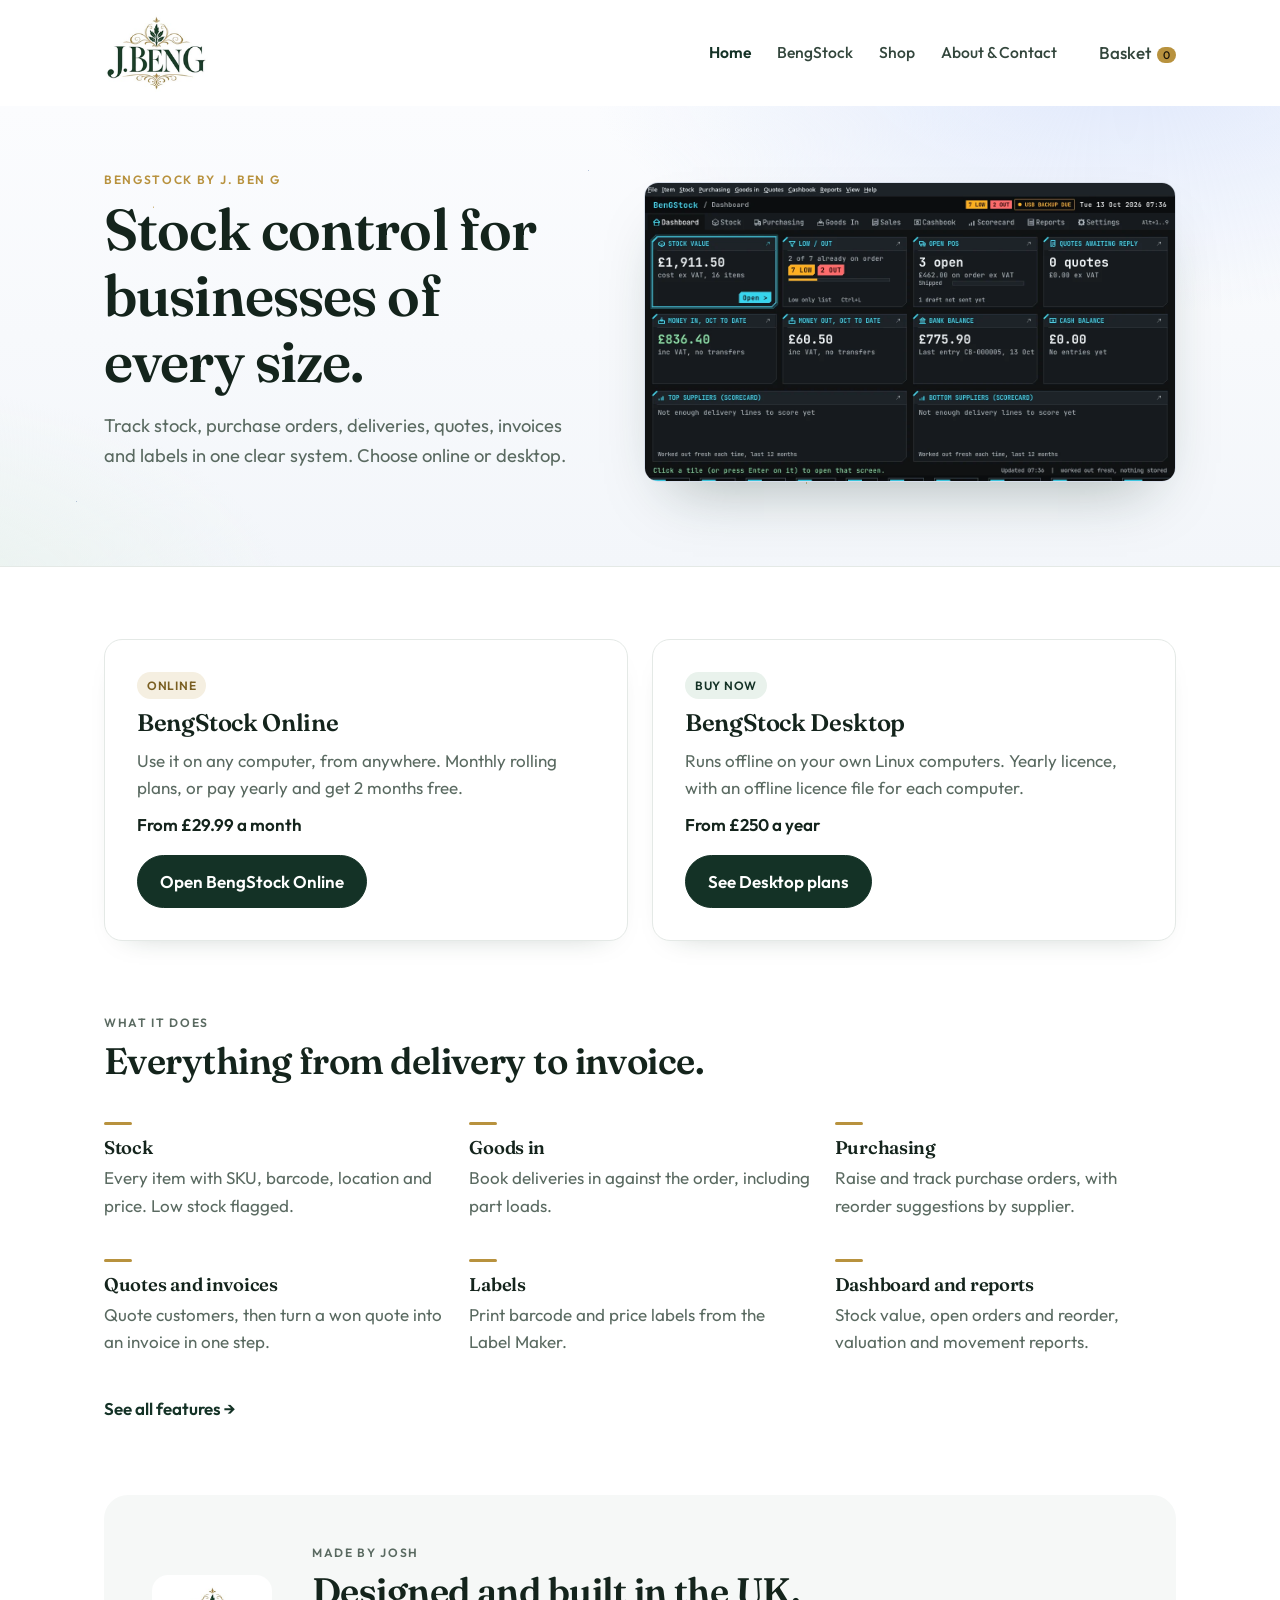
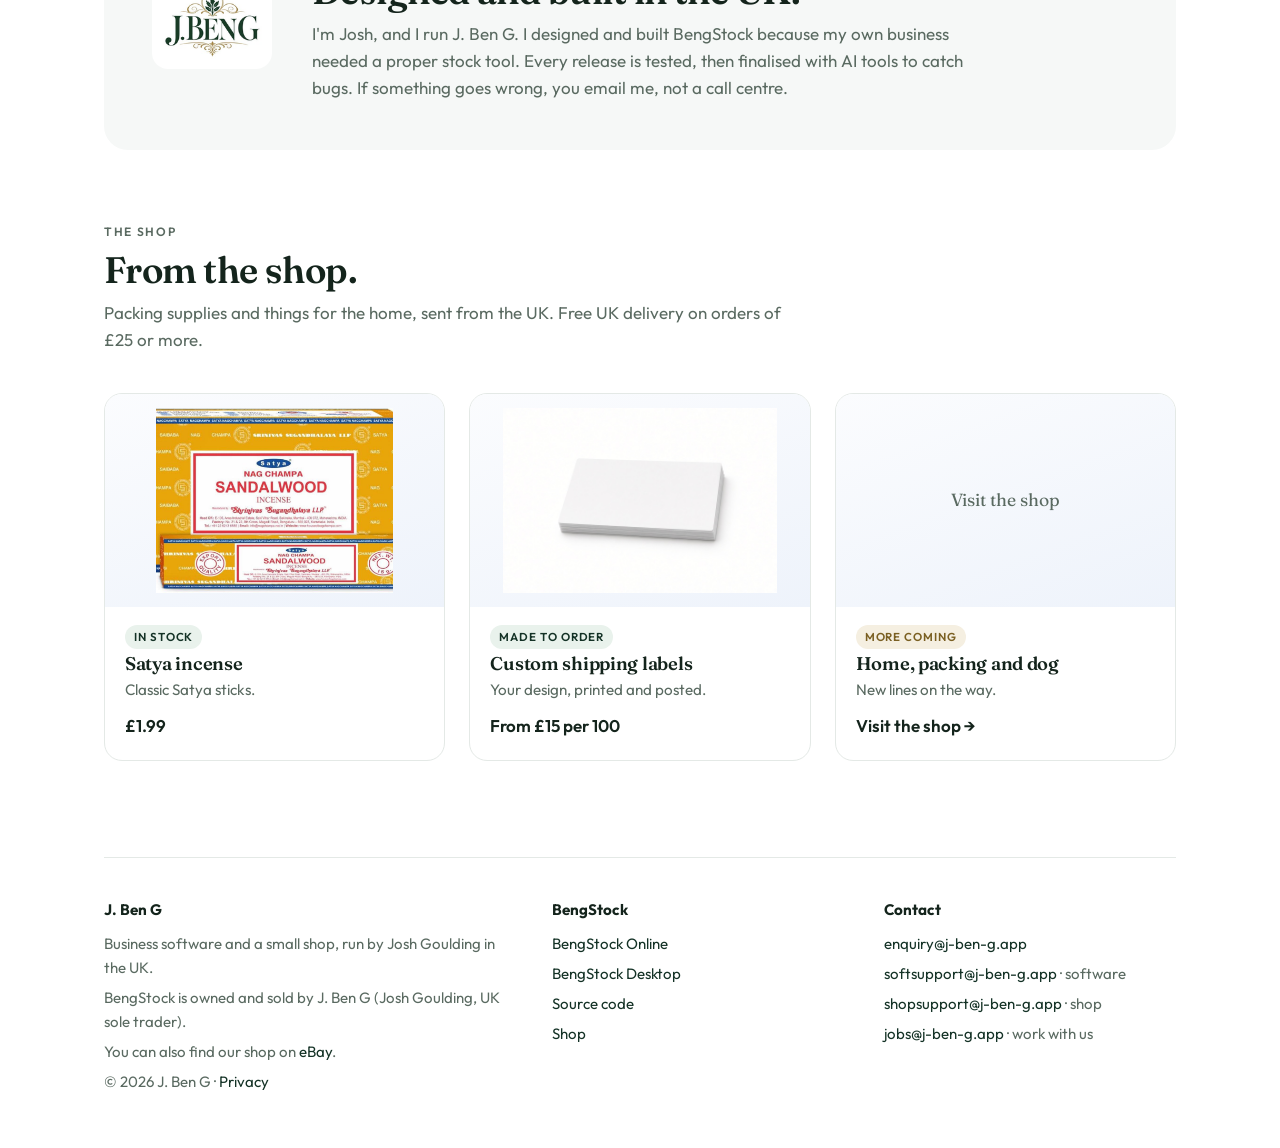
<file: index.html>
<!DOCTYPE html>
<html lang="en-GB">
<head>
  <meta charset="UTF-8" />
  <meta name="viewport" content="width=device-width, initial-scale=1" />
  <title>J. Ben G · BengStock stock control for businesses of every size</title>
  <meta name="description" content="BengStock by J. Ben G: stock control for businesses of every size. BengStock Online from £29.99 a month or BengStock Desktop for Linux from £250 a year." />
  <link rel="icon" href="img/logo-j-ben-g.png" />
  <link rel="preconnect" href="https://fonts.googleapis.com" />
  <link rel="preconnect" href="https://fonts.gstatic.com" crossorigin />
  <link href="https://fonts.googleapis.com/css2?family=Fraunces:opsz,wght@9..144,500;9..144,600&family=Outfit:wght@400;500;600;700&display=swap" rel="stylesheet" />
  <link rel="stylesheet" href="style.css" />
</head>
<body>
  <a class="skip" href="#main">Skip to content</a>
  <div class="wrap">
    <header class="top">
      <a class="logo" href="index.html" aria-label="J. Ben G home"><img src="img/logo-j-ben-g.png" alt="J. Ben G" width="104" height="78" /></a>
      <nav class="main" aria-label="Main"><a href="index.html" aria-current="page">Home</a><a href="software.html">BengStock</a><a href="shop.html">Shop</a><a href="index.html#contact">About & Contact</a></nav>
      <div class="actions"><a class="basket" href="basket.html">Basket <span class="count" data-count>0</span></a></div>
    </header>
  </div>
  <main id="main">
  <section class="space">
    <div class="wrap hero">
      <div>
        <p class="eyebrow">BengStock by J. Ben G</p>
        <h1>Stock control for businesses of every size.</h1>
        <p class="lede">Track stock, purchase orders, deliveries, quotes, invoices and labels in one clear system. Choose online or desktop.</p>
      </div>
      <div><picture><source srcset="img/bengstock/dashboard.webp" type="image/webp" /><img class="shot" src="img/bengstock/dashboard.jpg" alt="BengStock dashboard showing stock value, low stock and open orders" width="1280" height="720" /></picture></div>
    </div>
  </section>
  <div class="wrap">
    <section class="block" aria-label="Choose BengStock Online or Desktop">
      <div class="paths">
        <div class="path">
          <span class="pill gold">Online</span>
          <h3>BengStock Online</h3>
          <p>Use it on any computer, from anywhere. Monthly rolling plans, or pay yearly and get 2 months free.</p>
          <p class="price">From £29.99 a month</p>
          <a class="btn" href="https://bengstock-online.vercel.app/login">Open BengStock Online</a>
        </div>
        <div class="path">
          <span class="pill">Buy now</span>
          <h3>BengStock Desktop</h3>
          <p>Runs offline on your own Linux computers. Yearly licence, with an offline licence file for each computer.</p>
          <p class="price">From £250 a year</p>
          <a class="btn" href="software.html#desktop">See Desktop plans</a>
        </div>
      </div>
    </section>
    <section class="block">
      <div class="head"><p class="eyebrow">What it does</p><h2>Everything from delivery to invoice.</h2></div>
      <div class="features">
        <div class="feature"><h3>Stock</h3><p>Every item with SKU, barcode, location and price. Low stock flagged.</p></div>
        <div class="feature"><h3>Goods in</h3><p>Book deliveries in against the order, including part loads.</p></div>
        <div class="feature"><h3>Purchasing</h3><p>Raise and track purchase orders, with reorder suggestions by supplier.</p></div>
        <div class="feature"><h3>Quotes and invoices</h3><p>Quote customers, then turn a won quote into an invoice in one step.</p></div>
        <div class="feature"><h3>Labels</h3><p>Print barcode and price labels from the Label Maker.</p></div>
        <div class="feature"><h3>Dashboard and reports</h3><p>Stock value, open orders and reorder, valuation and movement reports.</p></div>
      </div>
      <p class="more"><a class="link" href="software.html#features">See all features →</a></p>
    </section>
    <section class="block" id="about">
      <div class="about">
        <img src="img/logo-j-ben-g.png" alt="" width="120" height="90" />
        <div>
          <p class="eyebrow">Made by Josh</p>
          <h2>Designed and built in the UK.</h2>
          <p>I'm Josh, and I run J. Ben G. I designed and built BengStock because my own business needed a proper stock tool. Every release is tested, then finalised with AI tools to catch bugs. If something goes wrong, you email me, not a call centre.</p>
        </div>
      </div>
    </section>
    <section class="block">
      <div class="head"><p class="eyebrow">The shop</p><h2>From the shop.</h2><p>Packing supplies and things for the home, sent from the UK. Free UK delivery on orders of £25 or more.</p></div>
      <div class="products">
        <a class="product-card" href="product.html?id=satya"><div class="pic"><img src="img/products/satya.jpg" alt="Satya incense" loading="lazy" /></div><div class="body"><span class="tag">In stock</span><h3>Satya incense</h3><p>Classic Satya sticks.</p><span class="price-line">£1.99</span></div></a>
        <a class="product-card" href="product.html?id=custom-labels"><div class="pic"><img src="img/products/labels.jpg" alt="Custom shipping labels" loading="lazy" /></div><div class="body"><span class="tag">Made to order</span><h3>Custom shipping labels</h3><p>Your design, printed and posted.</p><span class="price-line">From £15 per 100</span></div></a>
        <a class="product-card" href="shop.html"><div class="pic soon">Visit the shop</div><div class="body"><span class="tag soon">More coming</span><h3>Home, packing and dog</h3><p>New lines on the way.</p><span class="price-line">Visit the shop →</span></div></a>
      </div>
    </section>
  </div>
  </main>
  <div class="wrap">
    <footer class="foot" id="contact">
      <div>
        <h4>J. Ben G</h4>
        <p>Business software and a small shop, run by Josh Goulding in the UK.</p>
        <p>BengStock is owned and sold by J. Ben G (Josh Goulding, UK sole trader).</p>
        <p>You can also find our shop on <a href="https://www.ebay.co.uk/usr/j.bengukshop" target="_blank" rel="noopener">eBay</a>.</p>
        <p>© 2026 J. Ben G · <a href="privacy.html">Privacy</a></p>
      </div>
      <div>
        <h4>BengStock</h4>
        <p><a href="software.html#online">BengStock Online</a></p>
        <p><a href="software.html#desktop">BengStock Desktop</a></p>
        <p><a href="software.html#source">Source code</a></p>
        <p><a href="shop.html">Shop</a></p>
      </div>
      <div>
        <h4>Contact</h4>
        <p><a href="mailto:enquiry@j-ben-g.app">enquiry@j-ben-g.app</a></p>
        <p><a href="mailto:softsupport@j-ben-g.app">softsupport@j-ben-g.app</a> · software</p>
        <p><a href="mailto:shopsupport@j-ben-g.app">shopsupport@j-ben-g.app</a> · shop</p>
        <p><a href="mailto:jobs@j-ben-g.app">jobs@j-ben-g.app</a> · work with us</p>
      </div>
    </footer>
  </div>
  <script src="basket.js"></script>
</body>
</html>
</file>
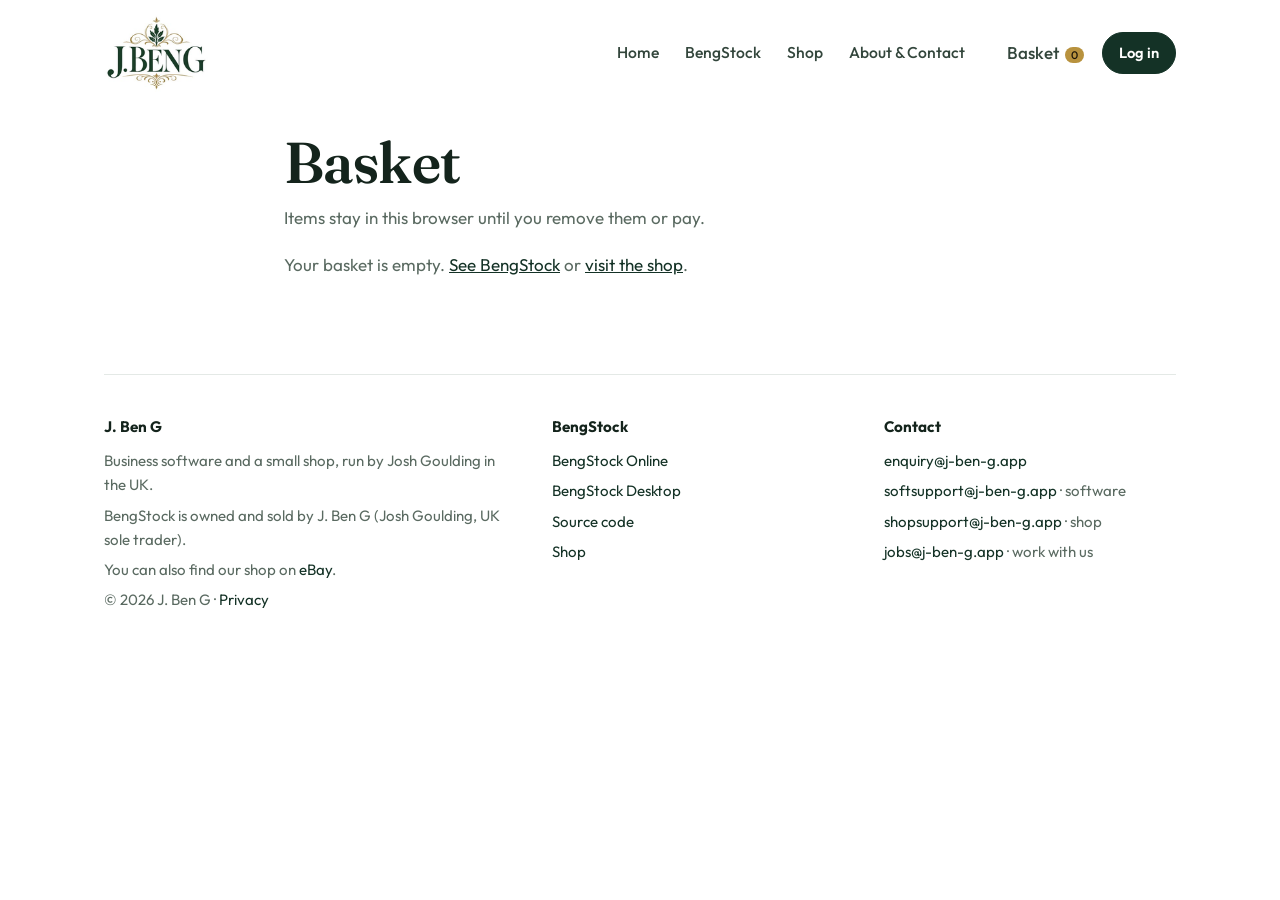
<file: basket.html>
<!DOCTYPE html>
<html lang="en-GB">
<head>
  <meta charset="UTF-8" />
  <meta name="viewport" content="width=device-width, initial-scale=1" />
  <title>Basket · J. Ben G</title>
  <meta name="description" content="Your J. Ben G basket." />
  <link rel="icon" href="img/logo-j-ben-g.png" />
  <link rel="preconnect" href="https://fonts.googleapis.com" />
  <link rel="preconnect" href="https://fonts.gstatic.com" crossorigin />
  <link href="https://fonts.googleapis.com/css2?family=Fraunces:opsz,wght@9..144,500;9..144,600&family=Outfit:wght@400;500;600;700&display=swap" rel="stylesheet" />
  <link rel="stylesheet" href="style.css" />
</head>
<body>
  <a class="skip" href="#main">Skip to content</a>
  <div class="wrap">
    <header class="top">
      <a class="logo" href="index.html" aria-label="J. Ben G home"><img src="img/logo-j-ben-g.png" alt="J. Ben G" width="104" height="78" /></a>
      <nav class="main" aria-label="Main"><a href="index.html">Home</a><a href="software.html">BengStock</a><a href="shop.html">Shop</a><a href="index.html#contact">About & Contact</a></nav>
      <div class="actions"><a class="basket" href="basket.html">Basket <span class="count" data-count>0</span></a><a class="btn small" href="software.html#online">Log in</a></div>
    </header>
  </div>
  <main id="main">
  <div class="wrap" style="max-width:760px">
    <h1 style="margin:24px 0 8px">Basket</h1>
    <p class="muted" id="intro">Items stay in this browser until you remove them or pay.</p>
    <ul id="lines" style="list-style:none;margin:20px 0"></ul>
    <p id="totals" style="font-weight:600"></p>
    <p id="pay-note" class="muted" style="margin:14px 0"></p>
    <p><button class="btn" id="pay">Go to secure payment</button></p>
  </div>
  </main>
  <div class="wrap">
    <footer class="foot" id="contact">
      <div>
        <h4>J. Ben G</h4>
        <p>Business software and a small shop, run by Josh Goulding in the UK.</p>
        <p>BengStock is owned and sold by J. Ben G (Josh Goulding, UK sole trader).</p>
        <p>You can also find our shop on <a href="https://www.ebay.co.uk/usr/j.bengukshop" target="_blank" rel="noopener">eBay</a>.</p>
        <p>© 2026 J. Ben G · <a href="privacy.html">Privacy</a></p>
      </div>
      <div>
        <h4>BengStock</h4>
        <p><a href="software.html#online">BengStock Online</a></p>
        <p><a href="software.html#desktop">BengStock Desktop</a></p>
        <p><a href="software.html#source">Source code</a></p>
        <p><a href="shop.html">Shop</a></p>
      </div>
      <div>
        <h4>Contact</h4>
        <p><a href="mailto:enquiry@j-ben-g.app">enquiry@j-ben-g.app</a></p>
        <p><a href="mailto:softsupport@j-ben-g.app">softsupport@j-ben-g.app</a> · software</p>
        <p><a href="mailto:shopsupport@j-ben-g.app">shopsupport@j-ben-g.app</a> · shop</p>
        <p><a href="mailto:jobs@j-ben-g.app">jobs@j-ben-g.app</a> · work with us</p>
      </div>
    </footer>
  </div>
  <script src="basket.js"></script>
  <script>
    const list = document.getElementById("lines");
    const info = {
      "bengstock-basic": { price: 250, pic: "img/bengstock/dashboard.jpg", digital: true },
      "bengstock-pro": { price: 500, pic: "img/bengstock/dashboard.jpg", digital: true },
      "bengstock-extra": { price: 100, pic: "img/bengstock/dashboard.jpg", digital: true },
      satya: { price: 1.99, pic: "img/products/satya.jpg", weight: 0.2 }
    };
    const money = (n) => "£" + n.toFixed(2);
    const note = document.getElementById("pay-note");
    function draw() {
      const items = window.JBG.list();
      list.innerHTML = "";
      const totals = document.getElementById("totals");
      if (!items.length) {
        list.innerHTML = '<li class="muted">Your basket is empty. <a href="software.html">See BengStock</a> or <a href="shop.html">visit the shop</a>.</li>';
        totals.textContent = ""; note.textContent = ""; document.getElementById("pay").hidden = true; return;
      }
      document.getElementById("pay").hidden = false;
      let goods = 0, kilos = 0, physical = false, digital = false;
      items.forEach((item) => {
        const meta = info[item.id] || {};
        const li = document.createElement("li");
        li.style.cssText = "display:flex;gap:12px;align-items:center;padding:10px 0;border-bottom:1px solid var(--line)";
        const img = document.createElement("img"); img.src = meta.pic || "img/logo-j-ben-g.png"; img.alt = ""; img.style.cssText = "width:64px;height:48px;object-fit:cover;border-radius:8px";
        const name = document.createElement("span"); name.style.flex = "1";
        name.textContent = item.name;
        const qty = document.createElement("input"); qty.type = "number"; qty.min = "1"; qty.value = item.qty; qty.style.width = "64px"; qty.setAttribute("aria-label", "Quantity");
        qty.addEventListener("change", () => { window.JBG.setQty(item.id, qty.value); draw(); });
        const btn = document.createElement("button"); btn.textContent = "Remove"; btn.className = "btn ghost"; btn.style.padding = "6px 12px";
        btn.addEventListener("click", () => { window.JBG.remove(item.id); draw(); });
        li.append(img, name, qty, btn); list.appendChild(li);
        const paidQty = item.id === "satya" ? Math.floor(item.qty / 12) * 6 + (item.qty % 12) : item.qty;
        goods += (meta.price || 0) * paidQty;
        kilos += (meta.weight || 0) * item.qty;
        if (meta.digital) digital = true; else physical = true;
      });
      const shopGoods = items.filter((i) => !(info[i.id] || {}).digital).reduce((n, i) => n + (info[i.id] ? info[i.id].price * (i.id === "satya" ? Math.floor(i.qty / 12) * 6 + (i.qty % 12) : i.qty) : 0), 0);
      const boxes = kilos ? Math.max(1, Math.ceil(kilos / 20)) : 0;
      const delivery = (shopGoods >= 25 ? Math.max(0, boxes - 1) : boxes) * 9.99;
      totals.textContent = "Items " + money(goods) + (physical ? " · Delivery " + money(delivery) : "") + " · Total " + money(goods + delivery);
      const lines = [];
      if (physical) lines.push("Shop items: UK delivery £9.99, free on shop orders of £25 or more. Buy 12 Satya packs, pay for 6.");
      if (digital) lines.push("BengStock Desktop: Josh will email your licence and download within 1 working day. No delivery address needed.");
      if (items.some((i) => i.id === "bengstock-extra") && !items.some((i) => i.id === "bengstock-basic" || i.id === "bengstock-pro")) lines.push("Extra computers need a Basic or Pro plan. Add one before paying.");
      note.textContent = lines.join(" ");
    }
    draw();
    const params = new URLSearchParams(location.search);
    const sid = params.get("session_id");
    if (sid) {
      note.textContent = "Checking your payment...";
      fetch("/api/session?id=" + encodeURIComponent(sid)).then((r) => r.json()).then((d) => {
        if (d.paid) {
          localStorage.removeItem("jbg-basket"); draw();
          document.getElementById("intro").textContent = "Thank you. Payment received.";
          note.textContent = "For BengStock Desktop, Josh will email your licence and download within 1 working day. Shop orders are posted to the address you gave.";
        } else note.textContent = "We couldn't confirm that payment. If you were charged, email shopsupport@j-ben-g.app.";
      }).catch(() => { note.textContent = "We couldn't check the payment just now. If you were charged, email shopsupport@j-ben-g.app."; });
      history.replaceState(null, "", "basket.html");
    }
    document.getElementById("pay").addEventListener("click", async () => {
      const items = window.JBG.list();
      if (!items.length) return;
      note.textContent = "Opening secure payment...";
      try {
        const response = await fetch("/api/checkout", { method: "POST", headers: { "Content-Type": "application/json" }, body: JSON.stringify({ items }) });
        const data = await response.json();
        if (data.url) location.href = data.url;
        else note.textContent = data.error || "Payment could not open. Please try again.";
      } catch (e) { note.textContent = "Payment could not open. Please try again."; }
    });
  </script>
</body>
</html>
</file>
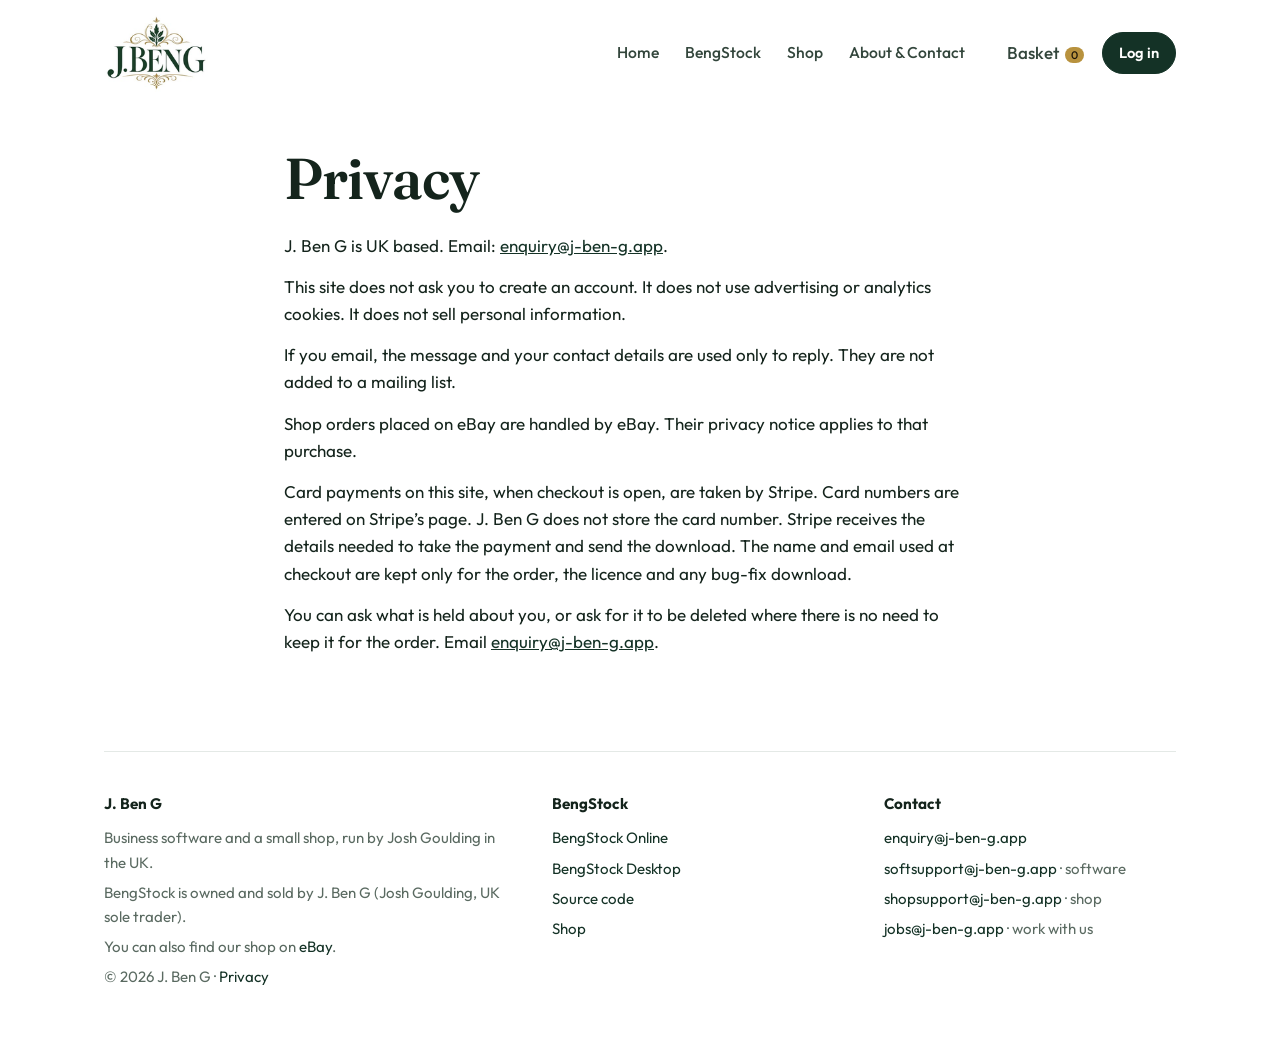
<file: privacy.html>
<!DOCTYPE html>
<html lang="en-GB">
<head>
  <meta charset="UTF-8" />
  <meta name="viewport" content="width=device-width, initial-scale=1" />
  <title>Privacy · J. Ben G</title>
  <meta name="description" content="Privacy at J. Ben G." />
  <link rel="icon" href="img/logo-j-ben-g.png" />
  <link rel="preconnect" href="https://fonts.googleapis.com" />
  <link rel="preconnect" href="https://fonts.gstatic.com" crossorigin />
  <link href="https://fonts.googleapis.com/css2?family=Fraunces:opsz,wght@9..144,500;9..144,600&family=Outfit:wght@400;500;600;700&display=swap" rel="stylesheet" />
  <link rel="stylesheet" href="style.css" />
</head>
<body>
  <a class="skip" href="#main">Skip to content</a>
  <div class="wrap">
    <header class="top">
      <a class="logo" href="index.html" aria-label="J. Ben G home"><img src="img/logo-j-ben-g.png" alt="J. Ben G" width="104" height="78" /></a>
      <nav class="main" aria-label="Main"><a href="index.html">Home</a><a href="software.html">BengStock</a><a href="shop.html">Shop</a><a href="index.html#contact">About & Contact</a></nav>
      <div class="actions"><a class="basket" href="basket.html">Basket <span class="count" data-count>0</span></a><a class="btn small" href="software.html#online">Log in</a></div>
    </header>
  </div>
  <main id="main"><div class="wrap" style="max-width:760px;padding-top:40px"><h1 style="margin-bottom:20px">Privacy</h1>
    <p style="margin-bottom:14px">J. Ben G is UK based. Email: <a href="mailto:enquiry@j-ben-g.app">enquiry@j-ben-g.app</a>.</p>
    <p style="margin-bottom:14px">This site does not ask you to create an account. It does not use advertising or analytics cookies. It does not sell personal information.</p>
    <p style="margin-bottom:14px">If you email, the message and your contact details are used only to reply. They are not added to a mailing list.</p>
    <p style="margin-bottom:14px">Shop orders placed on eBay are handled by eBay. Their privacy notice applies to that purchase.</p>
    <p style="margin-bottom:14px">Card payments on this site, when checkout is open, are taken by Stripe. Card numbers are entered on Stripe’s page. J. Ben G does not store the card number. Stripe receives the details needed to take the payment and send the download. The name and email used at checkout are kept only for the order, the licence and any bug-fix download.</p>
    <p style="margin-bottom:14px">You can ask what is held about you, or ask for it to be deleted where there is no need to keep it for the order. Email <a href="mailto:enquiry@j-ben-g.app">enquiry@j-ben-g.app</a>.</p>
    </div></main>
  <div class="wrap">
    <footer class="foot" id="contact">
      <div>
        <h4>J. Ben G</h4>
        <p>Business software and a small shop, run by Josh Goulding in the UK.</p>
        <p>BengStock is owned and sold by J. Ben G (Josh Goulding, UK sole trader).</p>
        <p>You can also find our shop on <a href="https://www.ebay.co.uk/usr/j.bengukshop" target="_blank" rel="noopener">eBay</a>.</p>
        <p>© 2026 J. Ben G · <a href="privacy.html">Privacy</a></p>
      </div>
      <div>
        <h4>BengStock</h4>
        <p><a href="software.html#online">BengStock Online</a></p>
        <p><a href="software.html#desktop">BengStock Desktop</a></p>
        <p><a href="software.html#source">Source code</a></p>
        <p><a href="shop.html">Shop</a></p>
      </div>
      <div>
        <h4>Contact</h4>
        <p><a href="mailto:enquiry@j-ben-g.app">enquiry@j-ben-g.app</a></p>
        <p><a href="mailto:softsupport@j-ben-g.app">softsupport@j-ben-g.app</a> · software</p>
        <p><a href="mailto:shopsupport@j-ben-g.app">shopsupport@j-ben-g.app</a> · shop</p>
        <p><a href="mailto:jobs@j-ben-g.app">jobs@j-ben-g.app</a> · work with us</p>
      </div>
    </footer>
  </div>
  <script src="basket.js"></script>
</body>
</html>
</file>
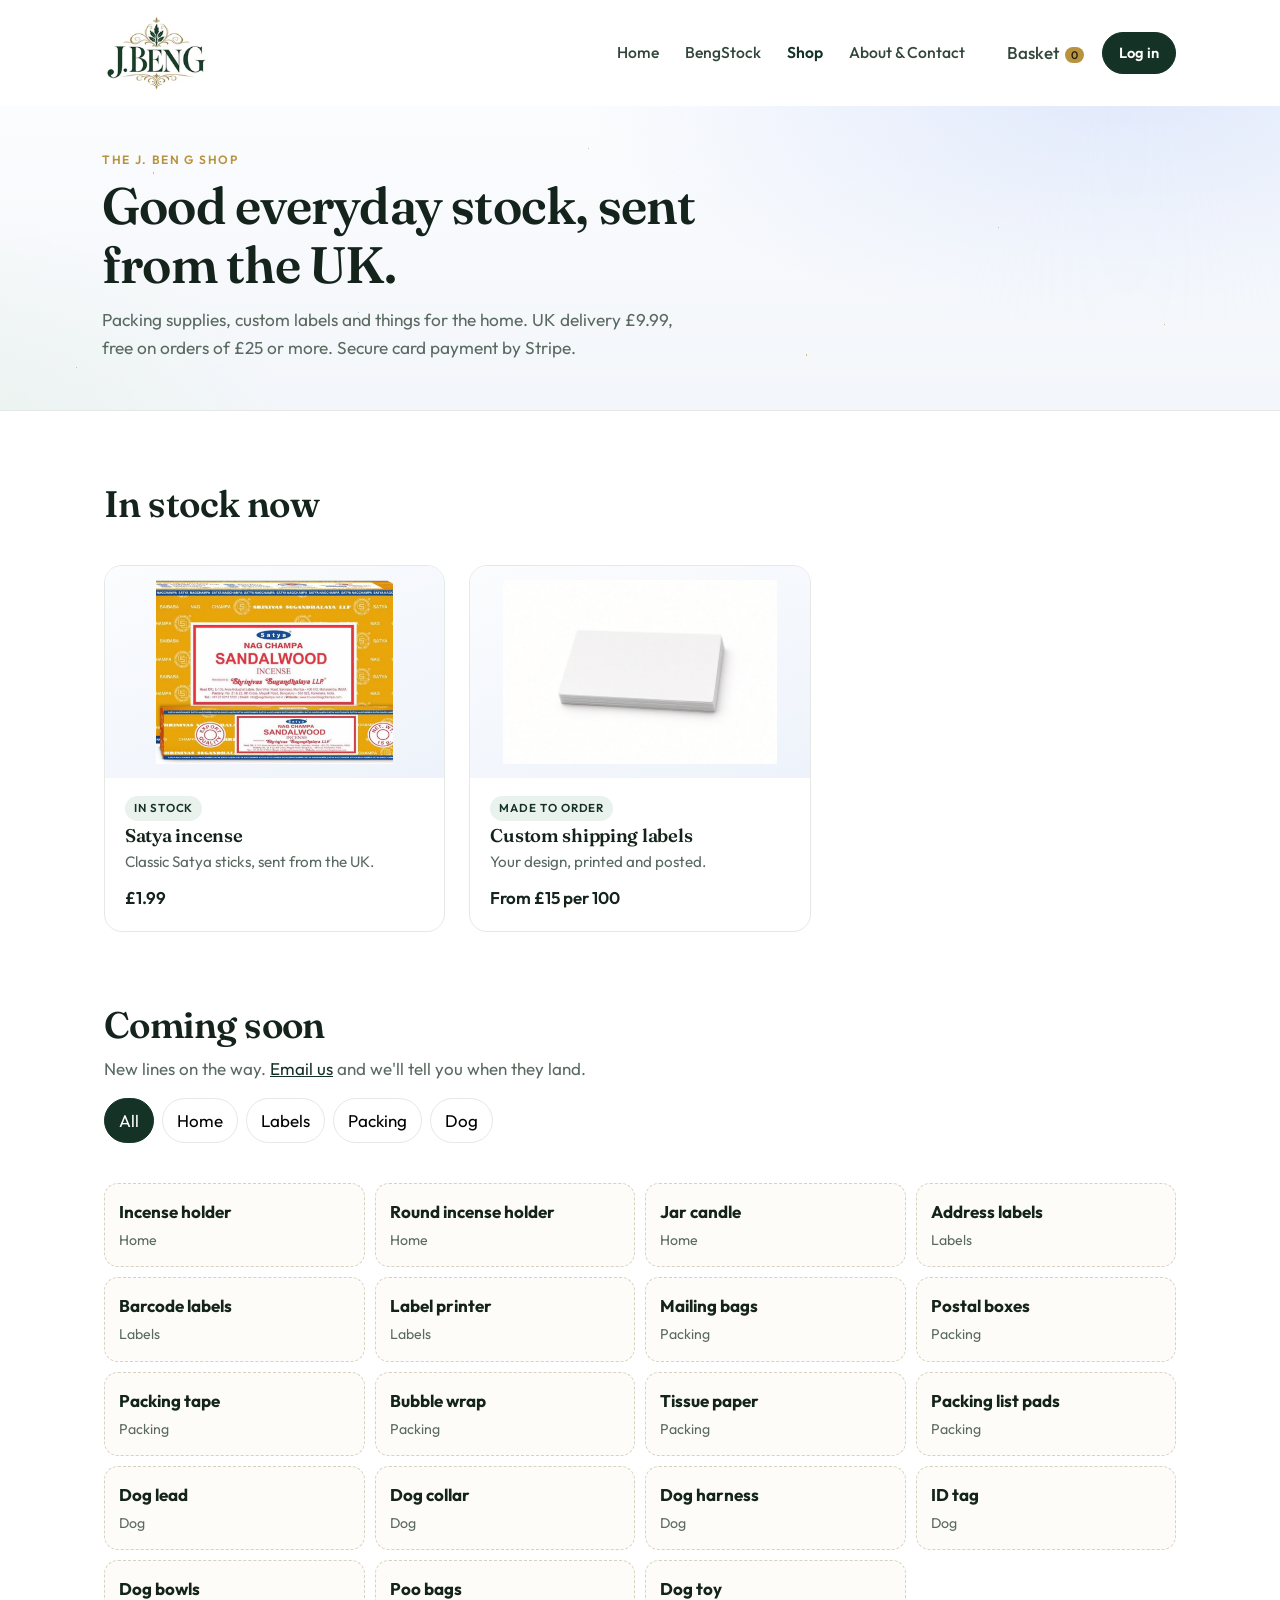
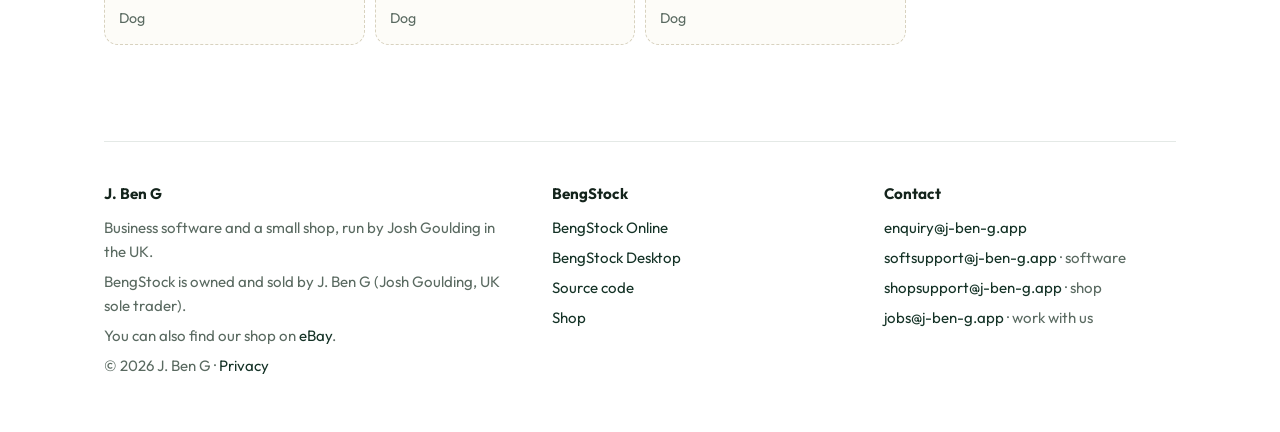
<file: product.html>
<!DOCTYPE html>
<html lang="en-GB">
<head>
  <meta charset="UTF-8" />
  <meta name="viewport" content="width=device-width, initial-scale=1" />
  <title>Shop · J. Ben G</title>
  <meta name="description" content="J. Ben G shop product." />
  <link rel="icon" href="img/logo-j-ben-g.png" />
  <link rel="preconnect" href="https://fonts.googleapis.com" />
  <link rel="preconnect" href="https://fonts.gstatic.com" crossorigin />
  <link href="https://fonts.googleapis.com/css2?family=Fraunces:opsz,wght@9..144,500;9..144,600&family=Outfit:wght@400;500;600;700&display=swap" rel="stylesheet" />
  <link rel="stylesheet" href="style.css" />
</head>
<body>
  <a class="skip" href="#main">Skip to content</a>
  <div class="wrap">
    <header class="top">
      <a class="logo" href="index.html" aria-label="J. Ben G home"><img src="img/logo-j-ben-g.png" alt="J. Ben G" width="104" height="78" /></a>
      <nav class="main" aria-label="Main"><a href="index.html">Home</a><a href="software.html">BengStock</a><a href="shop.html" aria-current="page">Shop</a><a href="index.html#contact">About & Contact</a></nav>
      <div class="actions"><a class="basket" href="basket.html">Basket <span class="count" data-count>0</span></a><a class="btn small" href="software.html#online">Log in</a></div>
    </header>
  </div>
  <main id="main">
  <div class="wrap">
    <p class="muted" style="margin:18px 0"><a href="shop.html">Shop</a> / <span id="crumb-name">Product</span></p>
    <section class="pricing" id="product"></section>
  </div>
  </main>
  <div class="wrap">
    <footer class="foot" id="contact">
      <div>
        <h4>J. Ben G</h4>
        <p>Business software and a small shop, run by Josh Goulding in the UK.</p>
        <p>BengStock is owned and sold by J. Ben G (Josh Goulding, UK sole trader).</p>
        <p>You can also find our shop on <a href="https://www.ebay.co.uk/usr/j.bengukshop" target="_blank" rel="noopener">eBay</a>.</p>
        <p>© 2026 J. Ben G · <a href="privacy.html">Privacy</a></p>
      </div>
      <div>
        <h4>BengStock</h4>
        <p><a href="software.html#online">BengStock Online</a></p>
        <p><a href="software.html#desktop">BengStock Desktop</a></p>
        <p><a href="software.html#source">Source code</a></p>
        <p><a href="shop.html">Shop</a></p>
      </div>
      <div>
        <h4>Contact</h4>
        <p><a href="mailto:enquiry@j-ben-g.app">enquiry@j-ben-g.app</a></p>
        <p><a href="mailto:softsupport@j-ben-g.app">softsupport@j-ben-g.app</a> · software</p>
        <p><a href="mailto:shopsupport@j-ben-g.app">shopsupport@j-ben-g.app</a> · shop</p>
        <p><a href="mailto:jobs@j-ben-g.app">jobs@j-ben-g.app</a> · work with us</p>
      </div>
    </footer>
  </div>
  <script src="basket.js"></script>
  <script>
    const products = {
      "custom-labels": { name: "Custom shipping labels", cat: "Labels", image: "img/products/labels.jpg", price: "From £15 per 100", tag: "Made to order", custom: true,
        desc: "Your design, printed to order. Email your artwork and the quantity you need, and we'll confirm the price before printing. Bigger runs cost less per label.",
        points: ["Your own design", "Printed to order", "From £15 per 100", "UK delivery quoted with your order"] },
      satya: { name: "Satya incense", cat: "Home", image: "img/products/satya.jpg", price: "£1.99", tag: "In stock", id: "satya",
        desc: "Classic Satya incense sticks, packed carefully and sent from the UK.",
        points: ["In stock, ready to send", "Buy 12 packs, pay for 6", "UK delivery £9.99", "Free UK delivery on orders of £25 or more"] }
    };
    const id = new URLSearchParams(location.search).get("id");
    if (id === "software" || id === "bengstock") location.replace("software.html#desktop");
    const item = products[id];
    if (!item) location.replace("shop.html");
    else {
      document.title = item.name + " · J. Ben G";
      document.getElementById("crumb-name").textContent = item.name;
      const buy = item.custom
        ? '<a class="btn" href="mailto:shopsupport@j-ben-g.app?subject=Custom%20shipping%20labels">Email your design</a>'
        : '<div class="qty-row"><label for="q">Quantity</label><input id="q" type="number" min="1" value="1" data-qty /><button class="btn" data-add="' + item.id + '" data-name="' + item.name + '">Add to basket</button></div>';
      document.getElementById("product").innerHTML =
        '<div class="product-card"><div class="pic" style="aspect-ratio:4/3"><img src="' + item.image + '" alt="' + item.name + '" /></div></div>' +
        '<div><p class="eyebrow">' + item.cat + '</p><h1 style="font-size:2.4rem;margin-bottom:8px">' + item.name + '</h1><span class="tag">' + item.tag + '</span>' +
        '<p class="price-box amt" style="border:0;padding:12px 0;font-size:2rem">' + item.price + '</p><p class="muted">' + item.desc + '</p>' +
        '<ul style="margin:16px 0 22px 18px">' + item.points.map((x) => '<li>' + x + '</li>').join('') + '</ul>' + buy +
        '<p class="muted" style="margin-top:16px;font-size:.88rem">Delivery: £9.99 to UK addresses, free on orders of £25 or more. Secure card payment by Stripe.</p></div>';
      window.JBG.bind();
    }
  </script>
</body>
</html>
</file>
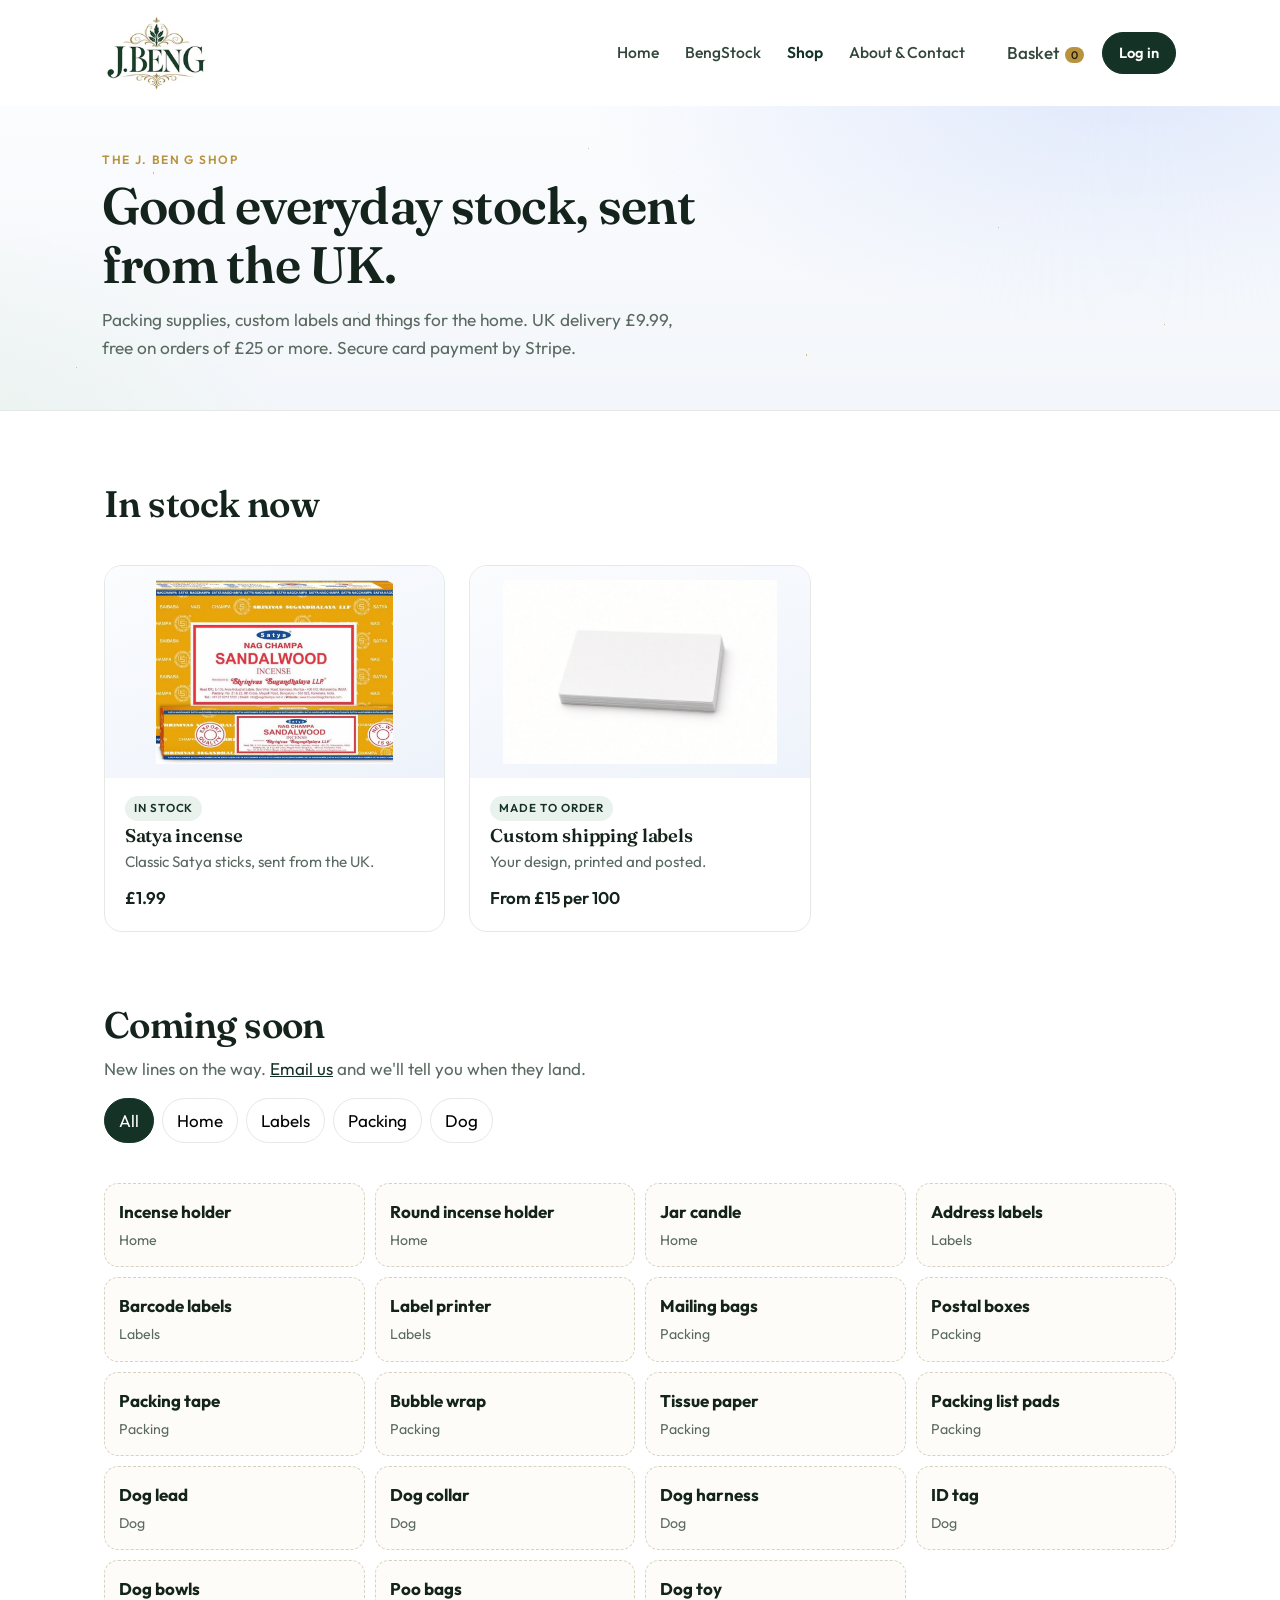
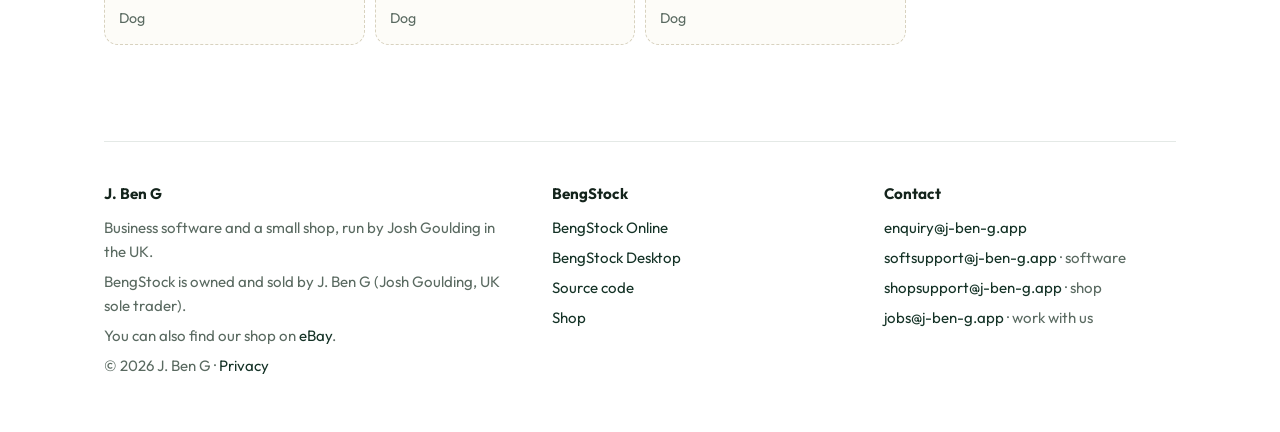
<file: shop.html>
<!DOCTYPE html>
<html lang="en-GB">
<head>
  <meta charset="UTF-8" />
  <meta name="viewport" content="width=device-width, initial-scale=1" />
  <title>Shop · J. Ben G</title>
  <meta name="description" content="Packing supplies, custom labels, incense and more from J. Ben G. Sent from the UK. Free UK delivery on orders of £25 or more." />
  <link rel="icon" href="img/logo-j-ben-g.png" />
  <link rel="preconnect" href="https://fonts.googleapis.com" />
  <link rel="preconnect" href="https://fonts.gstatic.com" crossorigin />
  <link href="https://fonts.googleapis.com/css2?family=Fraunces:opsz,wght@9..144,500;9..144,600&family=Outfit:wght@400;500;600;700&display=swap" rel="stylesheet" />
  <link rel="stylesheet" href="style.css" />
</head>
<body>
  <a class="skip" href="#main">Skip to content</a>
  <div class="wrap">
    <header class="top">
      <a class="logo" href="index.html" aria-label="J. Ben G home"><img src="img/logo-j-ben-g.png" alt="J. Ben G" width="104" height="78" /></a>
      <nav class="main" aria-label="Main"><a href="index.html">Home</a><a href="software.html">BengStock</a><a href="shop.html" aria-current="page">Shop</a><a href="index.html#contact">About & Contact</a></nav>
      <div class="actions"><a class="basket" href="basket.html">Basket <span class="count" data-count>0</span></a><a class="btn small" href="software.html#online">Log in</a></div>
    </header>
  </div>
  <main id="main">
  <section class="space">
    <div class="wrap" style="position:relative;padding:44px 22px 48px">
      <p class="eyebrow">The J. Ben G shop</p>
      <h1 style="font-size:clamp(2.1rem,4.4vw,3.2rem);max-width:40rem;margin-bottom:12px">Good everyday stock, sent from the UK.</h1>
      <p class="muted" style="max-width:36rem;font-size:1.08rem">Packing supplies, custom labels and things for the home. UK delivery £9.99, free on orders of £25 or more. Secure card payment by Stripe.</p>
    </div>
  </section>
  <div class="wrap">
    <section class="block">
      <div class="head"><h2>In stock now</h2></div>
      <div class="products">
        <a class="product-card" href="product.html?id=satya"><div class="pic"><img src="img/products/satya.jpg" alt="Satya incense" loading="lazy" /></div><div class="body"><span class="tag">In stock</span><h3>Satya incense</h3><p>Classic Satya sticks, sent from the UK.</p><span class="price-line">£1.99</span></div></a>
        <a class="product-card" href="product.html?id=custom-labels"><div class="pic"><img src="img/products/labels.jpg" alt="Custom shipping labels" loading="lazy" /></div><div class="body"><span class="tag">Made to order</span><h3>Custom shipping labels</h3><p>Your design, printed and posted.</p><span class="price-line">From £15 per 100</span></div></a>
      </div>
    </section>
    <section class="block">
      <div class="head"><h2>Coming soon</h2><p>New lines on the way. <a href="mailto:shopsupport@j-ben-g.app?subject=Tell%20me%20when%20it%27s%20in">Email us</a> and we'll tell you when they land.</p>
      <div class="filters"><button class="on" data-filter="all">All</button><button data-filter="household">Home</button><button data-filter="labels">Labels</button><button data-filter="packing">Packing</button><button data-filter="dog">Dog</button></div></div>
      <div class="soon-list" id="soon">
        <div data-cat="household"><strong>Incense holder</strong><small>Home</small></div>
        <div data-cat="household"><strong>Round incense holder</strong><small>Home</small></div>
        <div data-cat="household"><strong>Jar candle</strong><small>Home</small></div>
        <div data-cat="labels"><strong>Address labels</strong><small>Labels</small></div>
        <div data-cat="labels"><strong>Barcode labels</strong><small>Labels</small></div>
        <div data-cat="labels"><strong>Label printer</strong><small>Labels</small></div>
        <div data-cat="packing"><strong>Mailing bags</strong><small>Packing</small></div>
        <div data-cat="packing"><strong>Postal boxes</strong><small>Packing</small></div>
        <div data-cat="packing"><strong>Packing tape</strong><small>Packing</small></div>
        <div data-cat="packing"><strong>Bubble wrap</strong><small>Packing</small></div>
        <div data-cat="packing"><strong>Tissue paper</strong><small>Packing</small></div>
        <div data-cat="packing"><strong>Packing list pads</strong><small>Packing</small></div>
        <div data-cat="dog"><strong>Dog lead</strong><small>Dog</small></div>
        <div data-cat="dog"><strong>Dog collar</strong><small>Dog</small></div>
        <div data-cat="dog"><strong>Dog harness</strong><small>Dog</small></div>
        <div data-cat="dog"><strong>ID tag</strong><small>Dog</small></div>
        <div data-cat="dog"><strong>Dog bowls</strong><small>Dog</small></div>
        <div data-cat="dog"><strong>Poo bags</strong><small>Dog</small></div>
        <div data-cat="dog"><strong>Dog toy</strong><small>Dog</small></div>
      </div>
    </section>
  </div>
  </main>
  <div class="wrap">
    <footer class="foot" id="contact">
      <div>
        <h4>J. Ben G</h4>
        <p>Business software and a small shop, run by Josh Goulding in the UK.</p>
        <p>BengStock is owned and sold by J. Ben G (Josh Goulding, UK sole trader).</p>
        <p>You can also find our shop on <a href="https://www.ebay.co.uk/usr/j.bengukshop" target="_blank" rel="noopener">eBay</a>.</p>
        <p>© 2026 J. Ben G · <a href="privacy.html">Privacy</a></p>
      </div>
      <div>
        <h4>BengStock</h4>
        <p><a href="software.html#online">BengStock Online</a></p>
        <p><a href="software.html#desktop">BengStock Desktop</a></p>
        <p><a href="software.html#source">Source code</a></p>
        <p><a href="shop.html">Shop</a></p>
      </div>
      <div>
        <h4>Contact</h4>
        <p><a href="mailto:enquiry@j-ben-g.app">enquiry@j-ben-g.app</a></p>
        <p><a href="mailto:softsupport@j-ben-g.app">softsupport@j-ben-g.app</a> · software</p>
        <p><a href="mailto:shopsupport@j-ben-g.app">shopsupport@j-ben-g.app</a> · shop</p>
        <p><a href="mailto:jobs@j-ben-g.app">jobs@j-ben-g.app</a> · work with us</p>
      </div>
    </footer>
  </div>
  <script src="basket.js"></script>
  <script>
    document.querySelectorAll("[data-filter]").forEach((btn) => {
      btn.addEventListener("click", () => {
        document.querySelectorAll("[data-filter]").forEach((b) => b.classList.remove("on"));
        btn.classList.add("on");
        const cat = btn.dataset.filter;
        document.querySelectorAll("#soon [data-cat]").forEach((el) => { el.style.display = cat === "all" || el.dataset.cat === cat ? "" : "none"; });
      });
    });
  </script>
</body>
</html>
</file>
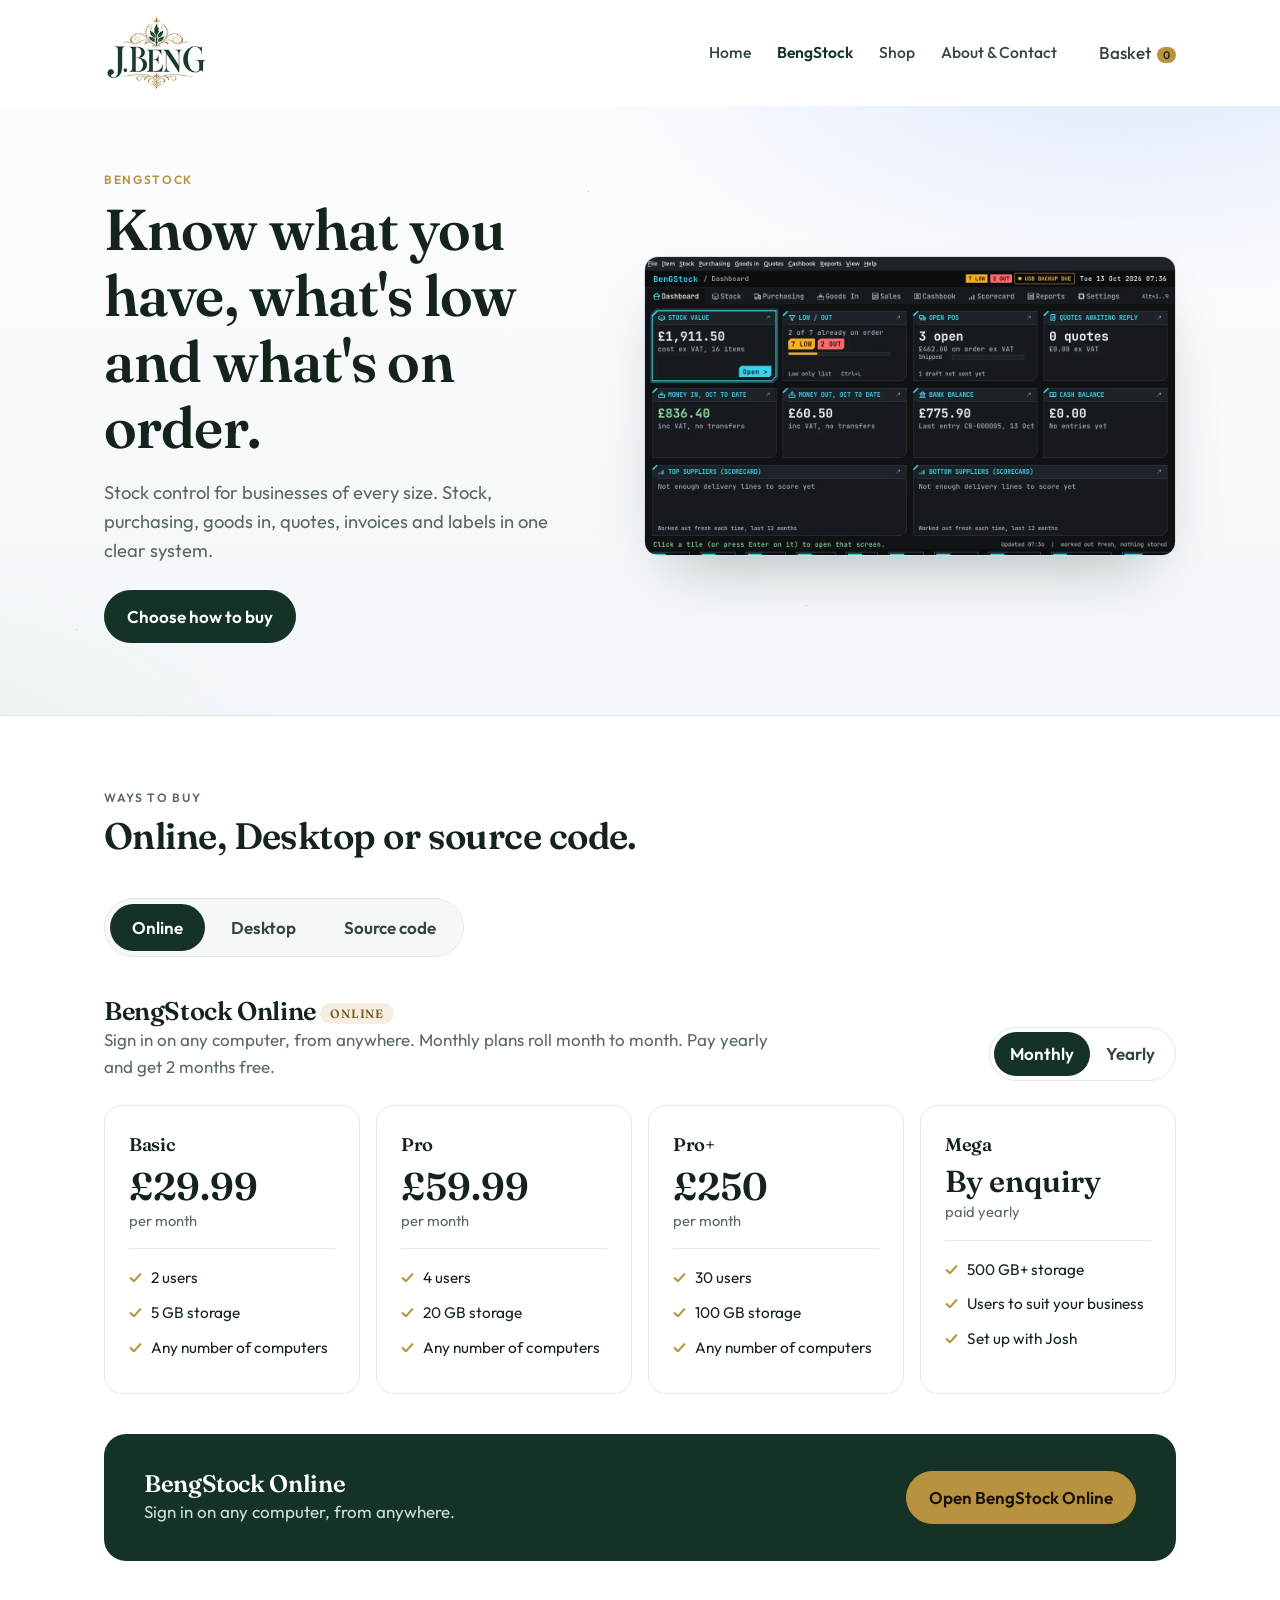
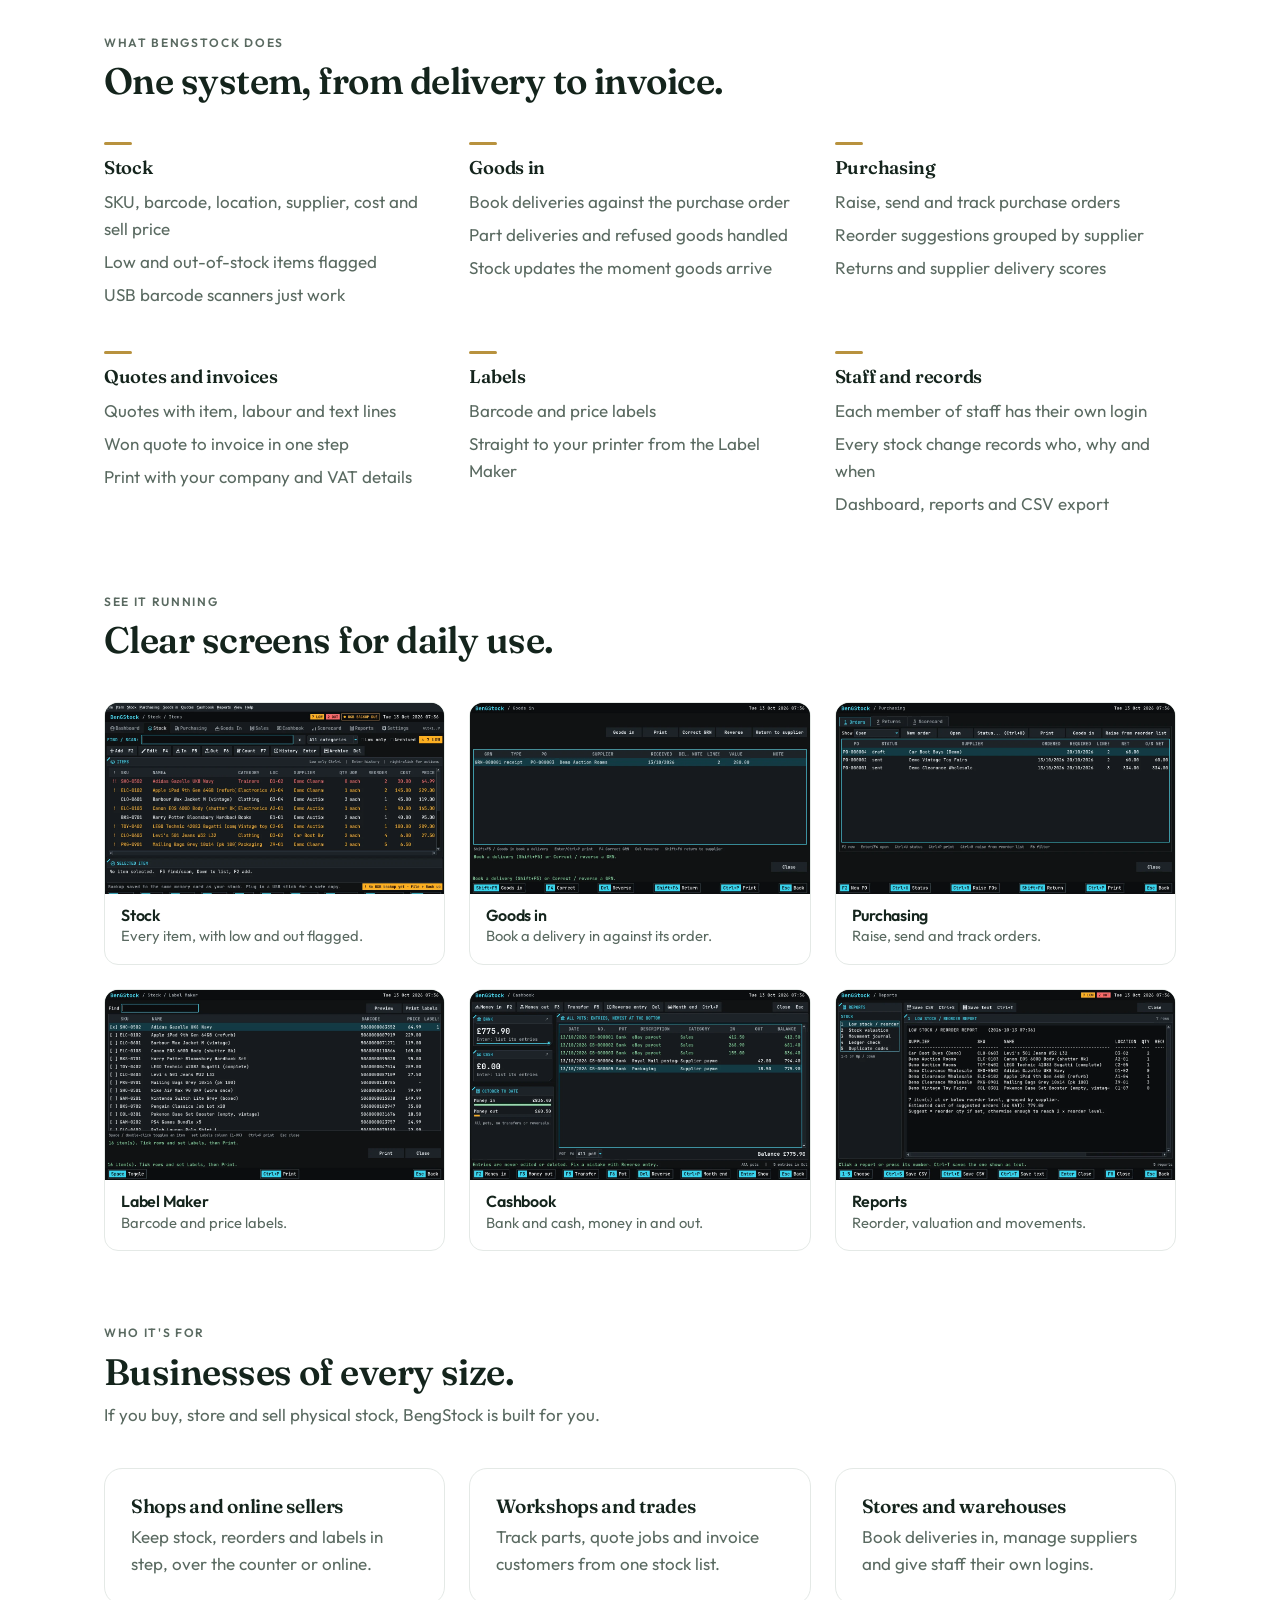
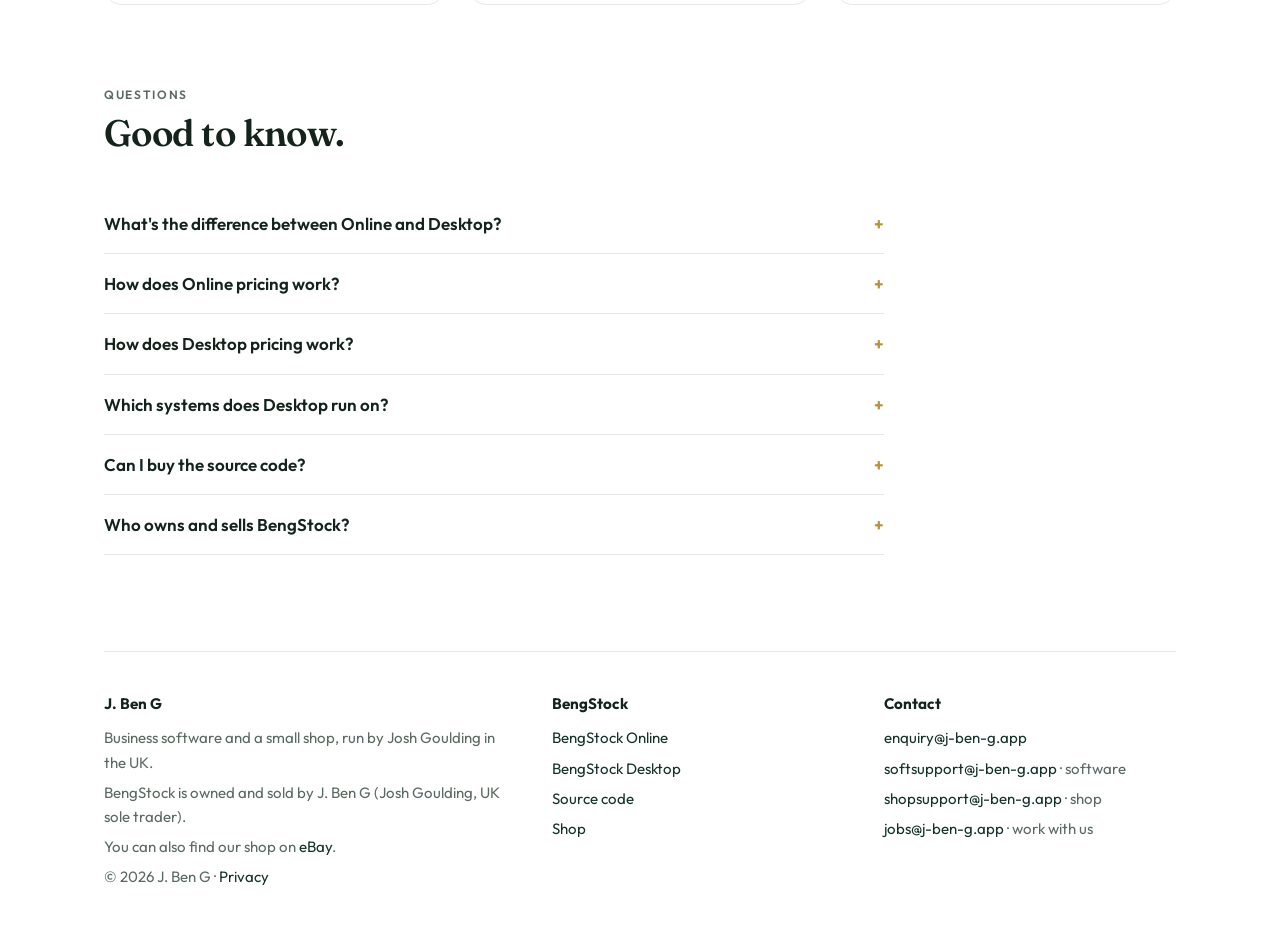
<file: software.html>
<!DOCTYPE html>
<html lang="en-GB">
<head>
  <meta charset="UTF-8" />
  <meta name="viewport" content="width=device-width, initial-scale=1" />
  <title>BengStock · Online, Desktop and source code · J. Ben G</title>
  <meta name="description" content="BengStock is stock control for businesses of every size. BengStock Online from £29.99 a month, BengStock Desktop for Linux from £250 a year, or buy the full source code." />
  <link rel="icon" href="img/logo-j-ben-g.png" />
  <link rel="preconnect" href="https://fonts.googleapis.com" />
  <link rel="preconnect" href="https://fonts.gstatic.com" crossorigin />
  <link href="https://fonts.googleapis.com/css2?family=Fraunces:opsz,wght@9..144,500;9..144,600&family=Outfit:wght@400;500;600;700&display=swap" rel="stylesheet" />
  <link rel="stylesheet" href="style.css" />
</head>
<body>
  <a class="skip" href="#main">Skip to content</a>
  <div class="wrap">
    <header class="top">
      <a class="logo" href="index.html" aria-label="J. Ben G home"><img src="img/logo-j-ben-g.png" alt="J. Ben G" width="104" height="78" /></a>
      <nav class="main" aria-label="Main"><a href="index.html">Home</a><a href="software.html" aria-current="page">BengStock</a><a href="shop.html">Shop</a><a href="index.html#contact">About & Contact</a></nav>
      <div class="actions"><a class="basket" href="basket.html">Basket <span class="count" data-count>0</span></a></div>
    </header>
  </div>
  <main id="main">
  <section class="space">
    <div class="wrap hero">
      <div>
        <p class="eyebrow">BengStock</p>
        <h1>Know what you have, what's low and what's on order.</h1>
        <p class="lede">Stock control for businesses of every size. Stock, purchasing, goods in, quotes, invoices and labels in one clear system.</p>
        <a class="btn" href="#plans">Choose how to buy</a>
      </div>
      <div><picture><source srcset="img/bengstock/dashboard.webp" type="image/webp" /><img class="shot" src="img/bengstock/dashboard.jpg" alt="BengStock dashboard showing stock value, low stock and open orders" width="1280" height="720" /></picture></div>
    </div>
  </section>
  <div class="wrap">
    <section class="block" id="plans">
      <div class="head"><p class="eyebrow">Ways to buy</p><h2>Online, Desktop or source code.</h2></div>
      <nav class="tabs" aria-label="BengStock options"><a href="#online" data-tab="online">Online</a><a href="#desktop" data-tab="desktop">Desktop</a><a href="#source" data-tab="source">Source code</a></nav>

      <div class="panel" id="online">
        <div class="panel-intro">
          <div><h3 style="font-size:1.6rem">BengStock Online <span class="pill gold" style="vertical-align:middle">Online</span></h3><p>Sign in on any computer, from anywhere. Monthly plans roll month to month. Pay yearly and get 2 months free.</p></div>
          <div class="toggle" role="group" aria-label="Billing period"><button class="on" data-bill="m" aria-pressed="true">Monthly</button><button data-bill="y" aria-pressed="false">Yearly</button></div>
        </div>
        <div class="plans">
        <div class="plan">
          <h3>Basic</h3>
          <p class="amt"><span class="p-m">£29.99</span><span class="p-y" hidden>£299.90</span></p>
          <p class="per"><span class="p-m">per month</span><span class="p-y" hidden>per year</span></p>
          <ul><li>2 users</li><li>5 GB storage</li><li>Any number of computers</li></ul>
        </div>
        <div class="plan">
          <h3>Pro</h3>
          <p class="amt"><span class="p-m">£59.99</span><span class="p-y" hidden>£599.90</span></p>
          <p class="per"><span class="p-m">per month</span><span class="p-y" hidden>per year</span></p>
          <ul><li>4 users</li><li>20 GB storage</li><li>Any number of computers</li></ul>
        </div>
        <div class="plan">
          <h3>Pro+</h3>
          <p class="amt"><span class="p-m">£250</span><span class="p-y" hidden>£2,500</span></p>
          <p class="per"><span class="p-m">per month</span><span class="p-y" hidden>per year</span></p>
          <ul><li>30 users</li><li>100 GB storage</li><li>Any number of computers</li></ul>
        </div>
        <div class="plan">
          <h3>Mega</h3>
          <p class="amt" style="font-size:1.9rem">By enquiry</p>
          <p class="per">paid yearly</p>
          <ul><li>500 GB+ storage</li><li>Users to suit your business</li><li>Set up with Josh</li></ul>
        </div>
        </div>
        <div class="cta-band">
          <div><h3>BengStock Online</h3><p>Sign in on any computer, from anywhere.</p></div>
          <a class="btn gold" href="https://bengstock-online.vercel.app/login">Open BengStock Online</a>
        </div>
      </div>

      <div class="panel" id="desktop">
        <div class="panel-intro">
          <div><h3 style="font-size:1.6rem">BengStock Desktop for Linux <span class="pill" style="vertical-align:middle">Buy now</span></h3><p>Runs offline on your own computers. Yearly licence, and each computer gets its own offline licence file.</p></div>
        </div>
        <div class="plans two">
        <div class="plan">
          <h3>Basic</h3>
          <p class="amt">£250</p><p class="per">per year</p>
          <ul><li>1 computer</li><li>Works offline</li><li>Offline licence file</li><li>Free bug fixes and email support</li></ul>
          <button class="btn" data-add="bengstock-basic" data-name="BengStock Desktop Basic · 1 year">Add to basket</button>
        </div>
        <div class="plan feature-plan">
          <h3>Pro</h3>
          <p class="amt">£500</p><p class="per">per year</p>
          <ul><li>4 computers</li><li>Works offline</li><li>Offline licence file for each computer</li><li>Free bug fixes and email support</li></ul>
          <button class="btn" data-add="bengstock-pro" data-name="BengStock Desktop Pro · 1 year">Add to basket</button>
        </div>
        </div>
        <div class="addon">
          <div><h3>Extra computers</h3><p>£100 each, added to Basic or Pro.</p></div>
          <div class="qty-row"><label for="extra">Computers</label><input id="extra" type="number" min="1" value="1" data-qty /><button class="btn ghost" data-add="bengstock-extra" data-name="BengStock Desktop extra computer">Add to basket</button></div>
        </div>
        <div class="facts"><span class="on">Linux · available now</span><span>Windows · coming soon</span><span>Mac · later</span></div>
        <p class="muted" style="margin-top:16px">After payment you get the download link, your licence files, an invoice and the licence terms by email.</p>
      </div>

      <div class="panel" id="source">
        <div class="source">
          <div><h3 style="font-size:1.6rem;margin-bottom:8px">Full source code</h3><p class="muted">Buy the complete BengStock source code to run, change and build on yourself, under a written agreement with J. Ben G.</p></div>
          <div><p class="amt">£25,000</p><p class="muted" style="margin-bottom:16px">one-off, by enquiry</p><a class="btn" href="mailto:enquiry@j-ben-g.app?subject=BengStock%20source%20code%20buyout">Enquire</a></div>
        </div>
      </div>
    </section>

    <section class="block" id="features">
      <div class="head"><p class="eyebrow">What BengStock does</p><h2>One system, from delivery to invoice.</h2></div>
      <div class="features">
        <div class="feature"><h3>Stock</h3><ul><li>SKU, barcode, location, supplier, cost and sell price</li><li>Low and out-of-stock items flagged</li><li>USB barcode scanners just work</li></ul></div>
        <div class="feature"><h3>Goods in</h3><ul><li>Book deliveries against the purchase order</li><li>Part deliveries and refused goods handled</li><li>Stock updates the moment goods arrive</li></ul></div>
        <div class="feature"><h3>Purchasing</h3><ul><li>Raise, send and track purchase orders</li><li>Reorder suggestions grouped by supplier</li><li>Returns and supplier delivery scores</li></ul></div>
        <div class="feature"><h3>Quotes and invoices</h3><ul><li>Quotes with item, labour and text lines</li><li>Won quote to invoice in one step</li><li>Print with your company and VAT details</li></ul></div>
        <div class="feature"><h3>Labels</h3><ul><li>Barcode and price labels</li><li>Straight to your printer from the Label Maker</li></ul></div>
        <div class="feature"><h3>Staff and records</h3><ul><li>Each member of staff has their own login</li><li>Every stock change records who, why and when</li><li>Dashboard, reports and CSV export</li></ul></div>
      </div>
    </section>

    <section class="block">
      <div class="head"><p class="eyebrow">See it running</p><h2>Clear screens for daily use.</h2></div>
      <div class="tiles">
        <figure class="tile"><picture><source srcset="img/bengstock/stock.webp" type="image/webp" /><img src="img/bengstock/stock.jpg" alt="BengStock stock screen" loading="lazy" width="1280" height="720" /></picture><figcaption><h3>Stock</h3><p>Every item, with low and out flagged.</p></figcaption></figure>
        <figure class="tile"><picture><source srcset="img/bengstock/goodsin.webp" type="image/webp" /><img src="img/bengstock/goodsin.jpg" alt="BengStock goods in screen" loading="lazy" width="1280" height="720" /></picture><figcaption><h3>Goods in</h3><p>Book a delivery in against its order.</p></figcaption></figure>
        <figure class="tile"><picture><source srcset="img/bengstock/purchasing.webp" type="image/webp" /><img src="img/bengstock/purchasing.jpg" alt="BengStock purchasing screen" loading="lazy" width="1280" height="720" /></picture><figcaption><h3>Purchasing</h3><p>Raise, send and track orders.</p></figcaption></figure>
        <figure class="tile"><picture><source srcset="img/bengstock/labels.webp" type="image/webp" /><img src="img/bengstock/labels.jpg" alt="BengStock label maker screen" loading="lazy" width="1280" height="720" /></picture><figcaption><h3>Label Maker</h3><p>Barcode and price labels.</p></figcaption></figure>
        <figure class="tile"><picture><source srcset="img/bengstock/cashbook.webp" type="image/webp" /><img src="img/bengstock/cashbook.jpg" alt="BengStock cashbook screen" loading="lazy" width="1280" height="720" /></picture><figcaption><h3>Cashbook</h3><p>Bank and cash, money in and out.</p></figcaption></figure>
        <figure class="tile"><picture><source srcset="img/bengstock/reports.webp" type="image/webp" /><img src="img/bengstock/reports.jpg" alt="BengStock reports screen" loading="lazy" width="1280" height="720" /></picture><figcaption><h3>Reports</h3><p>Reorder, valuation and movements.</p></figcaption></figure>
      </div>
    </section>

    <section class="block">
      <div class="head"><p class="eyebrow">Who it's for</p><h2>Businesses of every size.</h2><p>If you buy, store and sell physical stock, BengStock is built for you.</p></div>
      <div class="cards3">
        <div class="card"><h3>Shops and online sellers</h3><p>Keep stock, reorders and labels in step, over the counter or online.</p></div>
        <div class="card"><h3>Workshops and trades</h3><p>Track parts, quote jobs and invoice customers from one stock list.</p></div>
        <div class="card"><h3>Stores and warehouses</h3><p>Book deliveries in, manage suppliers and give staff their own logins.</p></div>
      </div>
    </section>

    <section class="block faq">
      <div class="head"><p class="eyebrow">Questions</p><h2>Good to know.</h2></div>
      <details><summary>What's the difference between Online and Desktop?</summary><p>Online runs in the cloud, so you sign in on any computer, from anywhere, and pay monthly or yearly. Desktop runs offline on your own Linux computers, with a yearly licence and an offline licence file for each computer. You can buy it now.</p></details>
      <details><summary>How does Online pricing work?</summary><p>Basic £29.99 a month for 2 users and 5 GB, Pro £59.99 for 4 users and 20 GB, Pro+ £250 for 30 users and 100 GB. Pay yearly and get 2 months free: £299.90, £599.90 or £2,500. Mega is by enquiry, paid yearly, with 500 GB or more.</p></details>
      <details><summary>How does Desktop pricing work?</summary><p>Basic is £250 a year for 1 computer. Pro is £500 a year for 4 computers. Extra computers are £100 each on either plan. Renew each year to keep your licence active.</p></details>
      <details><summary>Which systems does Desktop run on?</summary><p>Linux today. Windows is coming soon, and Mac later.</p></details>
      <details><summary>Can I buy the source code?</summary><p>Yes. The full source code is £25,000 under a written agreement. <a href="mailto:enquiry@j-ben-g.app?subject=BengStock%20source%20code%20buyout">Enquire</a>.</p></details>
      <details><summary>Who owns and sells BengStock?</summary><p>BengStock is owned and sold by J. Ben G (Josh Goulding, UK sole trader). It's designed and built by Josh, then finalised with AI tools to catch bugs.</p></details>
    </section>
  </div>
  </main>
  <div class="wrap">
    <footer class="foot" id="contact">
      <div>
        <h4>J. Ben G</h4>
        <p>Business software and a small shop, run by Josh Goulding in the UK.</p>
        <p>BengStock is owned and sold by J. Ben G (Josh Goulding, UK sole trader).</p>
        <p>You can also find our shop on <a href="https://www.ebay.co.uk/usr/j.bengukshop" target="_blank" rel="noopener">eBay</a>.</p>
        <p>© 2026 J. Ben G · <a href="privacy.html">Privacy</a></p>
      </div>
      <div>
        <h4>BengStock</h4>
        <p><a href="software.html#online">BengStock Online</a></p>
        <p><a href="software.html#desktop">BengStock Desktop</a></p>
        <p><a href="software.html#source">Source code</a></p>
        <p><a href="shop.html">Shop</a></p>
      </div>
      <div>
        <h4>Contact</h4>
        <p><a href="mailto:enquiry@j-ben-g.app">enquiry@j-ben-g.app</a></p>
        <p><a href="mailto:softsupport@j-ben-g.app">softsupport@j-ben-g.app</a> · software</p>
        <p><a href="mailto:shopsupport@j-ben-g.app">shopsupport@j-ben-g.app</a> · shop</p>
        <p><a href="mailto:jobs@j-ben-g.app">jobs@j-ben-g.app</a> · work with us</p>
      </div>
    </footer>
  </div>
  <script src="basket.js"></script>
  <script>
    (function () {
      document.documentElement.classList.add("js");
      const tabs = document.querySelectorAll("[data-tab]");
      function show(id, scroll) {
        if (!document.getElementById(id) || !document.getElementById(id).classList.contains("panel")) return;
        document.querySelectorAll(".panel").forEach((p) => p.classList.toggle("on", p.id === id));
        tabs.forEach((t) => { const on = t.dataset.tab === id; t.classList.toggle("on", on); t.setAttribute("aria-current", on ? "true" : "false"); });
        if (scroll) document.getElementById("plans").scrollIntoView();
      }
      tabs.forEach((t) => t.addEventListener("click", (e) => { e.preventDefault(); history.replaceState(null, "", "#" + t.dataset.tab); show(t.dataset.tab, false); }));
      const h = location.hash.slice(1);
      show(["online", "desktop", "source"].includes(h) ? h : "online", ["online", "desktop", "source"].includes(h));
      window.addEventListener("hashchange", () => show(location.hash.slice(1), true));
      document.querySelectorAll("[data-bill]").forEach((b) => b.addEventListener("click", () => {
        const y = b.dataset.bill === "y";
        document.querySelectorAll("[data-bill]").forEach((x) => { x.classList.toggle("on", x === b); x.setAttribute("aria-pressed", x === b); });
        document.querySelectorAll(".p-m").forEach((e) => { e.hidden = y; });
        document.querySelectorAll(".p-y").forEach((e) => { e.hidden = !y; });
      }));
    })();
  </script>
</body>
</html>
</file>
<file: style.css>
/* J. Ben G — bright, light, space-like. One type scale, one spacing scale. */
:root{--ink:#14241c;--muted:#5a6a61;--green:#143226;--green-2:#1f4a37;--gold:#b8923e;--gold-soft:#f5efe1;--line:#e4e9e6;--bg:#f6f8f7;--sky:#eef3fb;--r:18px;--s1:8px;--s2:16px;--s3:24px;--s4:40px;--s5:72px}
*{box-sizing:border-box;margin:0;padding:0}
html{scroll-behavior:smooth}
body{font-family:Outfit,system-ui,sans-serif;color:var(--ink);background:#fff;line-height:1.6;font-size:17px}
a{color:var(--green)}img{max-width:100%;height:auto;display:block}
h1,h2,h3{font-family:Fraunces,Georgia,serif;font-weight:600;letter-spacing:-.015em;line-height:1.15;color:var(--ink)}
h1{font-size:clamp(2.2rem,5vw,3.6rem)}h2{font-size:clamp(1.6rem,3.2vw,2.3rem)}h3{font-size:1.2rem}
p{max-width:62ch}
.wrap{max-width:1120px;margin:0 auto;padding:0 24px}
.skip{position:absolute;left:-9999px}.skip:focus{left:12px;top:12px;background:var(--green);color:#fff;padding:8px 12px;border-radius:8px;z-index:20}
.muted{color:var(--muted)}
.eyebrow{letter-spacing:.14em;text-transform:uppercase;font-size:12px;font-weight:600;color:var(--gold);margin-bottom:var(--s1)}
/* header */
header.top{display:flex;align-items:center;justify-content:space-between;gap:var(--s2);padding:14px 0}
header.top .logo img{width:104px}
nav.main{display:flex;align-items:center;gap:26px}
nav.main a{text-decoration:none;color:#33463c;font-weight:500;font-size:.98rem;white-space:nowrap}
nav.main a[aria-current]{color:var(--green);font-weight:600}
nav.main a:not(.btn):hover{color:var(--green);text-decoration:underline;text-underline-offset:4px}
.count{background:var(--gold);color:#1a1408;border-radius:99px;font-size:11px;padding:1px 6px;margin-left:3px}
/* buttons */
.btn{display:inline-block;background:var(--green);color:#fff!important;padding:12px 22px;border-radius:999px;font-weight:600;font:inherit;font-weight:600;text-decoration:none;border:1px solid var(--green);cursor:pointer;transition:transform .15s,opacity .15s;text-align:center}
.btn:hover{transform:translateY(-1px);opacity:.93}
.btn.ghost{background:#fff;color:var(--green)!important;border-color:#cfd8d3}
.btn.gold{background:var(--gold);border-color:var(--gold);color:#1a1408!important}
.btn.small{padding:8px 16px;font-size:.92rem}
.link{font-weight:600;text-decoration:none}.link:hover{text-decoration:underline}
/* space band */
.space{position:relative;background:radial-gradient(900px 420px at 88% -10%,#dfe8fb 0,transparent 60%),radial-gradient(700px 380px at -10% 110%,#e8f2ec 0,transparent 60%),linear-gradient(180deg,#fbfcfe,#f3f6fa);border-bottom:1px solid var(--line);overflow:hidden}
.space:before{content:"";position:absolute;inset:0;pointer-events:none;opacity:.6;background-image:radial-gradient(1.4px 1.4px at 12% 22%,#b8923e 50%,transparent 51%),radial-gradient(1px 1px at 28% 68%,#8aa1c4 50%,transparent 51%),radial-gradient(1.2px 1.2px at 46% 14%,#8aa1c4 50%,transparent 51%),radial-gradient(1.6px 1.6px at 63% 82%,#b8923e 50%,transparent 51%),radial-gradient(1px 1px at 78% 40%,#8aa1c4 50%,transparent 51%),radial-gradient(1.3px 1.3px at 91% 72%,#b8923e 50%,transparent 51%),radial-gradient(1px 1px at 6% 86%,#8aa1c4 50%,transparent 51%)}
.space>.wrap{position:relative}
.hero{display:grid;grid-template-columns:1fr 1.1fr;gap:56px;align-items:center;padding-top:64px;padding-bottom:72px}
.hero h1{margin-bottom:var(--s2)}
.hero .lede{font-size:1.15rem;color:var(--muted);margin-bottom:var(--s3)}
.shot{width:100%;border-radius:14px;border:1px solid #d7deea;box-shadow:0 30px 60px -28px rgba(20,50,38,.35)}
.page-hero{padding-top:56px;padding-bottom:56px}
.page-hero .lede{font-size:1.12rem;color:var(--muted);margin-top:var(--s2)}
/* sections */
section.block{padding-top:var(--s5)}
.head{margin-bottom:var(--s4);max-width:44rem}
.head h2{margin-bottom:var(--s1)}.head p{color:var(--muted)}
.center{text-align:center;margin-left:auto;margin-right:auto}.center p{margin-left:auto;margin-right:auto}
/* path cards */
.paths{display:grid;grid-template-columns:1fr 1fr;gap:var(--s3)}
.path{background:#fff;border:1px solid var(--line);border-radius:var(--r);padding:32px;display:flex;flex-direction:column;gap:10px;box-shadow:0 12px 30px -24px rgba(20,50,38,.4)}
.path h3{font-size:1.5rem}.path p{color:var(--muted);flex:1}
.path .price{font-weight:600;color:var(--ink)}
.path .btn{align-self:flex-start;margin-top:6px}
.pill{display:inline-block;font-size:.75rem;font-weight:600;letter-spacing:.06em;text-transform:uppercase;padding:4px 10px;border-radius:99px;background:#e9f2ec;color:var(--green);align-self:flex-start}
.pill.gold{background:var(--gold-soft);color:#7a5f22}
/* features */
.features{display:grid;grid-template-columns:repeat(3,1fr);gap:var(--s4) var(--s3)}
.feature h3{margin-bottom:6px;font-size:1.15rem}
.feature h3:before{content:"";display:block;width:28px;height:3px;background:var(--gold);border-radius:3px;margin-bottom:12px}
.feature p,.feature li{color:var(--muted)}
.feature ul{list-style:none}.feature li{padding:3px 0}
.more{margin-top:var(--s4)}
/* about */
.about{display:grid;grid-template-columns:auto 1fr;gap:var(--s4);align-items:center;background:var(--bg);border-radius:24px;padding:48px}
.about img{width:120px}
.about h2{margin-bottom:var(--s1)}.about p{color:var(--muted)}
/* tiles */
.tiles{display:grid;grid-template-columns:repeat(3,1fr);gap:var(--s3)}
.tile{border:1px solid var(--line);border-radius:14px;overflow:hidden;background:#fff}
.tile img{width:100%;aspect-ratio:16/9;object-fit:contain;background:#0d1c16}
.tile figcaption{padding:12px 16px 16px}
.tile h3{font-family:Outfit,sans-serif;font-size:1rem;font-weight:600}.tile p{color:var(--muted);font-size:.92rem}
/* tabs */
.tabs{display:inline-flex;gap:4px;background:var(--bg);border:1px solid var(--line);border-radius:999px;padding:5px;margin-bottom:var(--s4);flex-wrap:wrap}
.tabs a{padding:10px 22px;border-radius:999px;text-decoration:none;font-weight:600;color:#33463c}
.tabs a.on{background:var(--green);color:#fff}
.panel{scroll-margin-top:20px}
.js .panel{display:none}.js .panel.on{display:block}
.panel-intro{display:flex;justify-content:space-between;align-items:flex-end;gap:var(--s3);flex-wrap:wrap;margin-bottom:var(--s3)}
.panel-intro p{color:var(--muted)}
/* toggle */
.toggle{display:inline-flex;border:1px solid var(--line);border-radius:999px;padding:4px;background:#fff}
.toggle button{border:0;background:transparent;font:inherit;font-weight:600;padding:8px 16px;border-radius:999px;cursor:pointer;color:#33463c}
.toggle button.on{background:var(--green);color:#fff}
/* plans */
.plans{display:grid;grid-template-columns:repeat(4,1fr);gap:var(--s2)}
.plans.two{grid-template-columns:repeat(2,minmax(0,360px))}
.plan{border:1px solid var(--line);border-radius:var(--r);padding:28px 24px;background:#fff;display:flex;flex-direction:column}
.plan.feature-plan{border-color:var(--gold)}
.plan h3{font-size:1.15rem}
.plan .amt{font-family:Fraunces,Georgia,serif;font-size:2.4rem;font-weight:600;line-height:1.1;margin:10px 0 2px}
.plan .per{color:var(--muted);font-size:.92rem;margin-bottom:var(--s2)}
.plan ul{list-style:none;border-top:1px solid var(--line);padding-top:12px;flex:1}
.plan li{padding:5px 0 5px 22px;position:relative;font-size:.96rem}
.plan li:before{content:"✓";position:absolute;left:0;color:var(--gold);font-weight:700}
.plan .btn{margin-top:var(--s2);width:100%}
.addon{margin-top:var(--s3);border:1px dashed #d8d2bf;background:#fdfcf8;border-radius:var(--r);padding:24px;display:flex;justify-content:space-between;align-items:center;gap:var(--s3);flex-wrap:wrap}
.addon p{color:var(--muted)}
.qty-row{display:flex;gap:10px;align-items:center;flex-wrap:wrap}
.qty-row input{width:76px;padding:10px;border:1px solid #cfd8d3;border-radius:10px;font:inherit}
.cta-band{margin-top:var(--s4);background:var(--green);color:#fff;border-radius:22px;padding:36px 40px;display:flex;justify-content:space-between;align-items:center;gap:var(--s3);flex-wrap:wrap}
.cta-band h3{color:#fff;font-size:1.5rem}.cta-band p{color:#cfe0d6}
.facts{display:flex;gap:10px;flex-wrap:wrap;margin-top:var(--s3)}
.facts span{border:1px solid var(--line);border-radius:99px;padding:5px 12px;font-size:.88rem;background:#fff;color:#33463c}
.facts span.on{border-color:var(--green);color:var(--green);font-weight:600}
.source{display:grid;grid-template-columns:1.2fr .8fr;gap:var(--s4);align-items:center;border:1px solid var(--line);border-radius:var(--r);padding:40px;background:#fff}
.source .amt{font-family:Fraunces,Georgia,serif;font-size:3rem;font-weight:600}
/* cards */
.cards3{display:grid;grid-template-columns:repeat(3,1fr);gap:var(--s3)}
.card{border:1px solid var(--line);border-radius:var(--r);padding:26px;background:#fff}
.card h3{margin-bottom:6px}.card p{color:var(--muted)}
/* faq */
.faq{max-width:780px}
.faq details{border-bottom:1px solid var(--line);padding:16px 0}
.faq summary{cursor:pointer;font-weight:600;list-style:none;display:flex;justify-content:space-between;gap:12px}
.faq summary:after{content:"+";color:var(--gold);font-weight:700}
.faq details[open] summary:after{content:"–"}
.faq p{color:var(--muted);margin-top:8px}
/* shop */
.products{display:grid;grid-template-columns:repeat(3,1fr);gap:var(--s3)}
.product-card{border:1px solid var(--line);border-radius:var(--r);overflow:hidden;display:flex;flex-direction:column;text-decoration:none;background:#fff;color:var(--ink);transition:transform .2s,border-color .2s}
.product-card:hover{transform:translateY(-3px);border-color:var(--green)}
.product-card .pic{background:linear-gradient(160deg,#fbfcfe,#eef3fb);aspect-ratio:16/10;display:flex;align-items:center;justify-content:center;padding:14px;overflow:hidden}
.product-card .pic img{width:100%;height:100%;object-fit:contain}
.product-card .pic.soon{color:var(--muted);font-family:Fraunces,serif;font-size:1.1rem}
.product-card .body{padding:18px 20px 20px;display:flex;flex-direction:column;gap:4px;flex:1}
.product-card h3{font-size:1.15rem}.product-card p{color:var(--muted);font-size:.95rem;flex:1}
.tag{display:inline-block;font-size:.72rem;font-weight:600;letter-spacing:.08em;text-transform:uppercase;padding:3px 9px;border-radius:99px;background:#e9f2ec;color:var(--green);align-self:flex-start}
.tag.soon{background:var(--gold-soft);color:#7a5f22}
.price-line{font-weight:600;margin-top:6px}
.filters{display:flex;gap:8px;flex-wrap:wrap;margin-top:var(--s2)}
.filters button{border:1px solid var(--line);background:#fff;border-radius:99px;padding:8px 14px;font:inherit;cursor:pointer}
.filters button.on{background:var(--green);color:#fff;border-color:var(--green)}
.soon-list{display:grid;grid-template-columns:repeat(4,1fr);gap:10px}
.soon-list div{border:1px dashed #d8d2bf;border-radius:14px;padding:14px;background:#fdfcf8}
.soon-list strong{display:block}.soon-list small{color:var(--muted)}
.pricing{display:grid;grid-template-columns:1fr 1fr;gap:var(--s4);align-items:start}
.price-box{border:0;padding:0}.price-box.amt{font-family:Fraunces,serif;font-weight:600}
/* footer */
footer.foot{margin-top:96px;border-top:1px solid var(--line);padding:40px 0 48px;display:grid;grid-template-columns:1.4fr 1fr 1fr;gap:var(--s4);font-size:.94rem;color:var(--muted)}
footer.foot h4{color:var(--ink);font-size:.95rem;margin-bottom:10px}
footer.foot p{margin-bottom:6px}
footer.foot a{text-decoration:none}footer.foot a:hover{text-decoration:underline}
a:focus-visible,button:focus-visible,summary:focus-visible{outline:2px solid var(--gold);outline-offset:3px;border-radius:6px}
[hidden]{display:none!important}
@media (prefers-reduced-motion:reduce){*{transition:none!important;scroll-behavior:auto!important}}
@media (max-width:960px){.plans{grid-template-columns:1fr 1fr}.features{grid-template-columns:1fr 1fr}}
@media (max-width:760px){
  body{font-size:16px}
  header.top{flex-wrap:wrap;padding:12px 0 6px}
  header.top .logo img{width:84px}
  nav.main{order:3;width:100%;gap:20px;overflow-x:auto;padding:8px 0 10px;-webkit-overflow-scrolling:touch}
  nav.main .btn{margin-left:auto}
  .hero{grid-template-columns:1fr;gap:32px;padding-top:32px;padding-bottom:48px}
  .paths,.features,.tiles,.cards3,.products,.plans,.plans.two,.source,.pricing,footer.foot{grid-template-columns:1fr}
  .soon-list{grid-template-columns:1fr 1fr}
  .about{grid-template-columns:1fr;padding:28px;gap:var(--s2)}.about img{width:84px}
  section.block{padding-top:56px}
  .head{margin-bottom:var(--s3)}
  .path,.source{padding:24px}
  .cta-band{padding:28px}
  .tabs{display:flex}.tabs a{flex:1;text-align:center;padding:10px 12px}
}
.about img{background:#fff;border-radius:16px;padding:10px}
header.top nav.main{margin-left:auto}
.actions{display:flex;align-items:center;gap:18px;margin-left:26px}
.actions .basket{text-decoration:none;color:#33463c;font-weight:500;white-space:nowrap}
@media (max-width:760px){.actions{margin-left:auto;gap:14px}nav.main{margin-left:0}}
</file>
